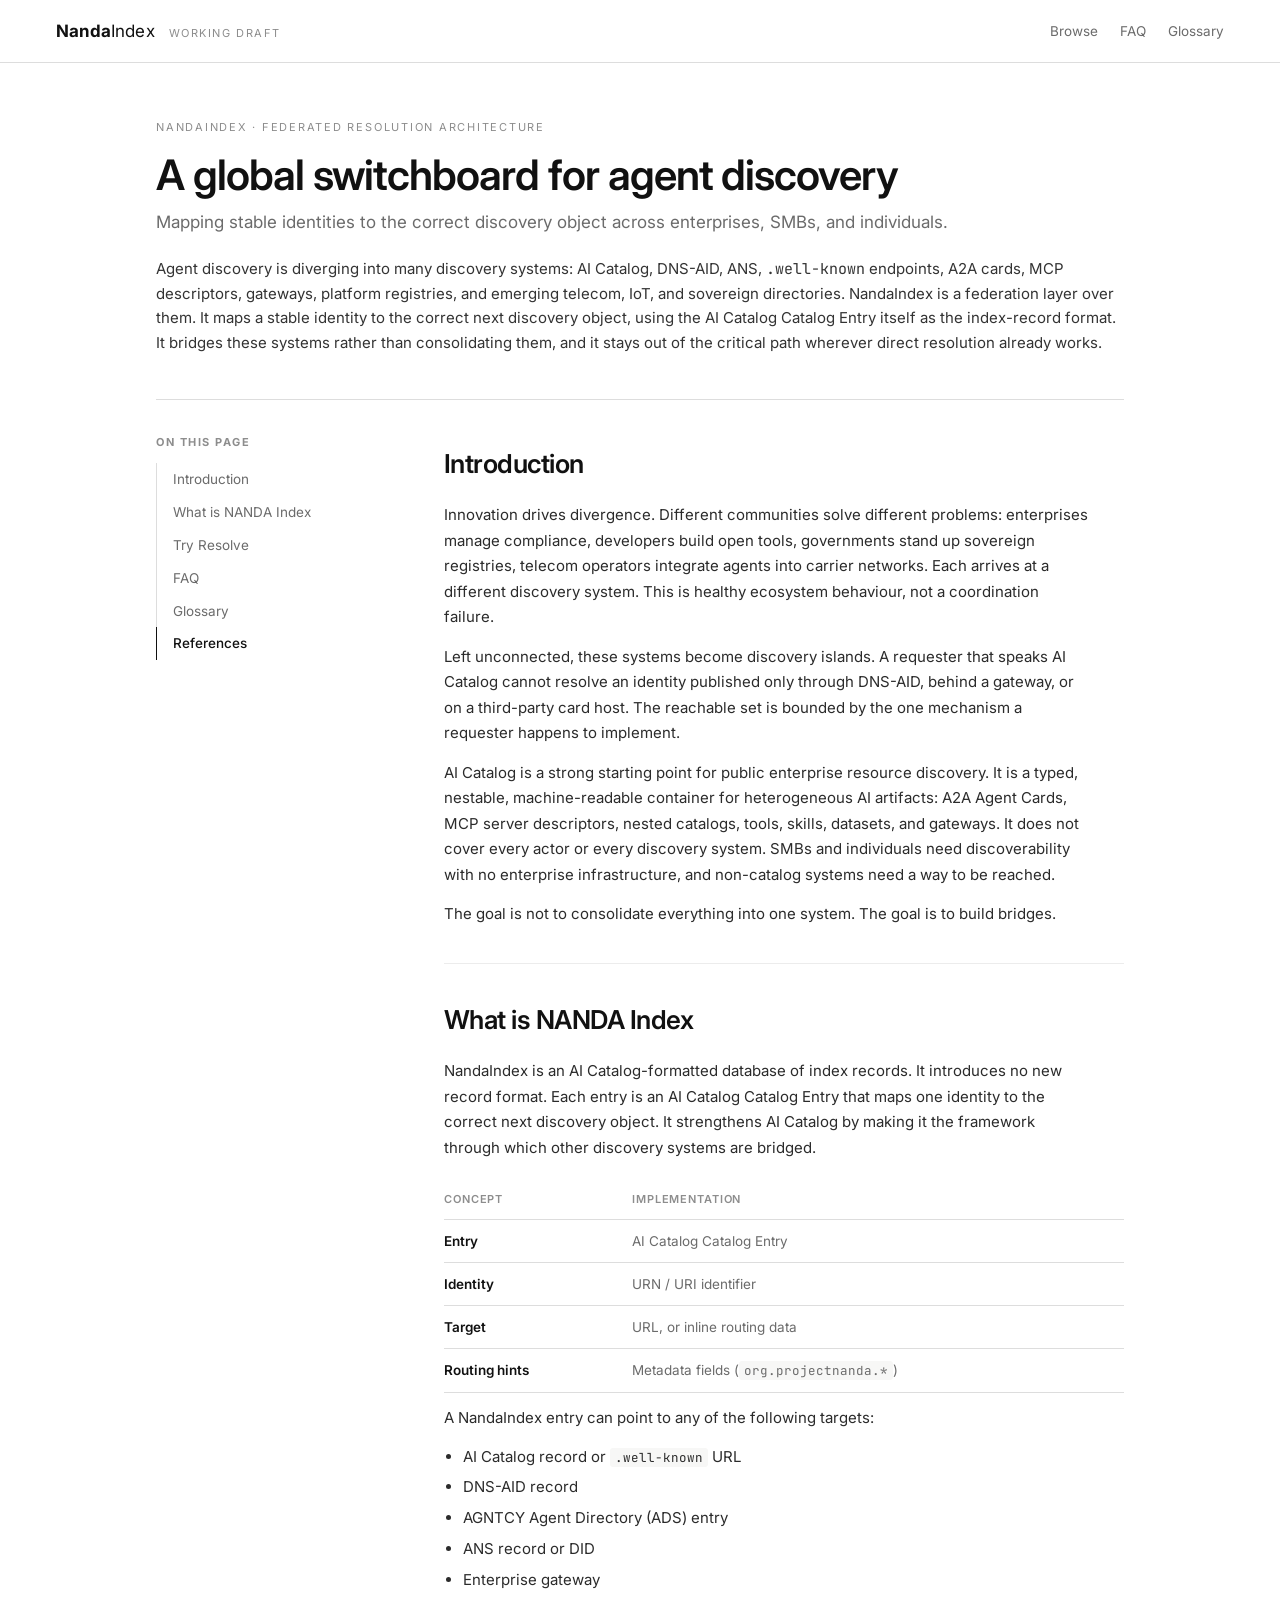
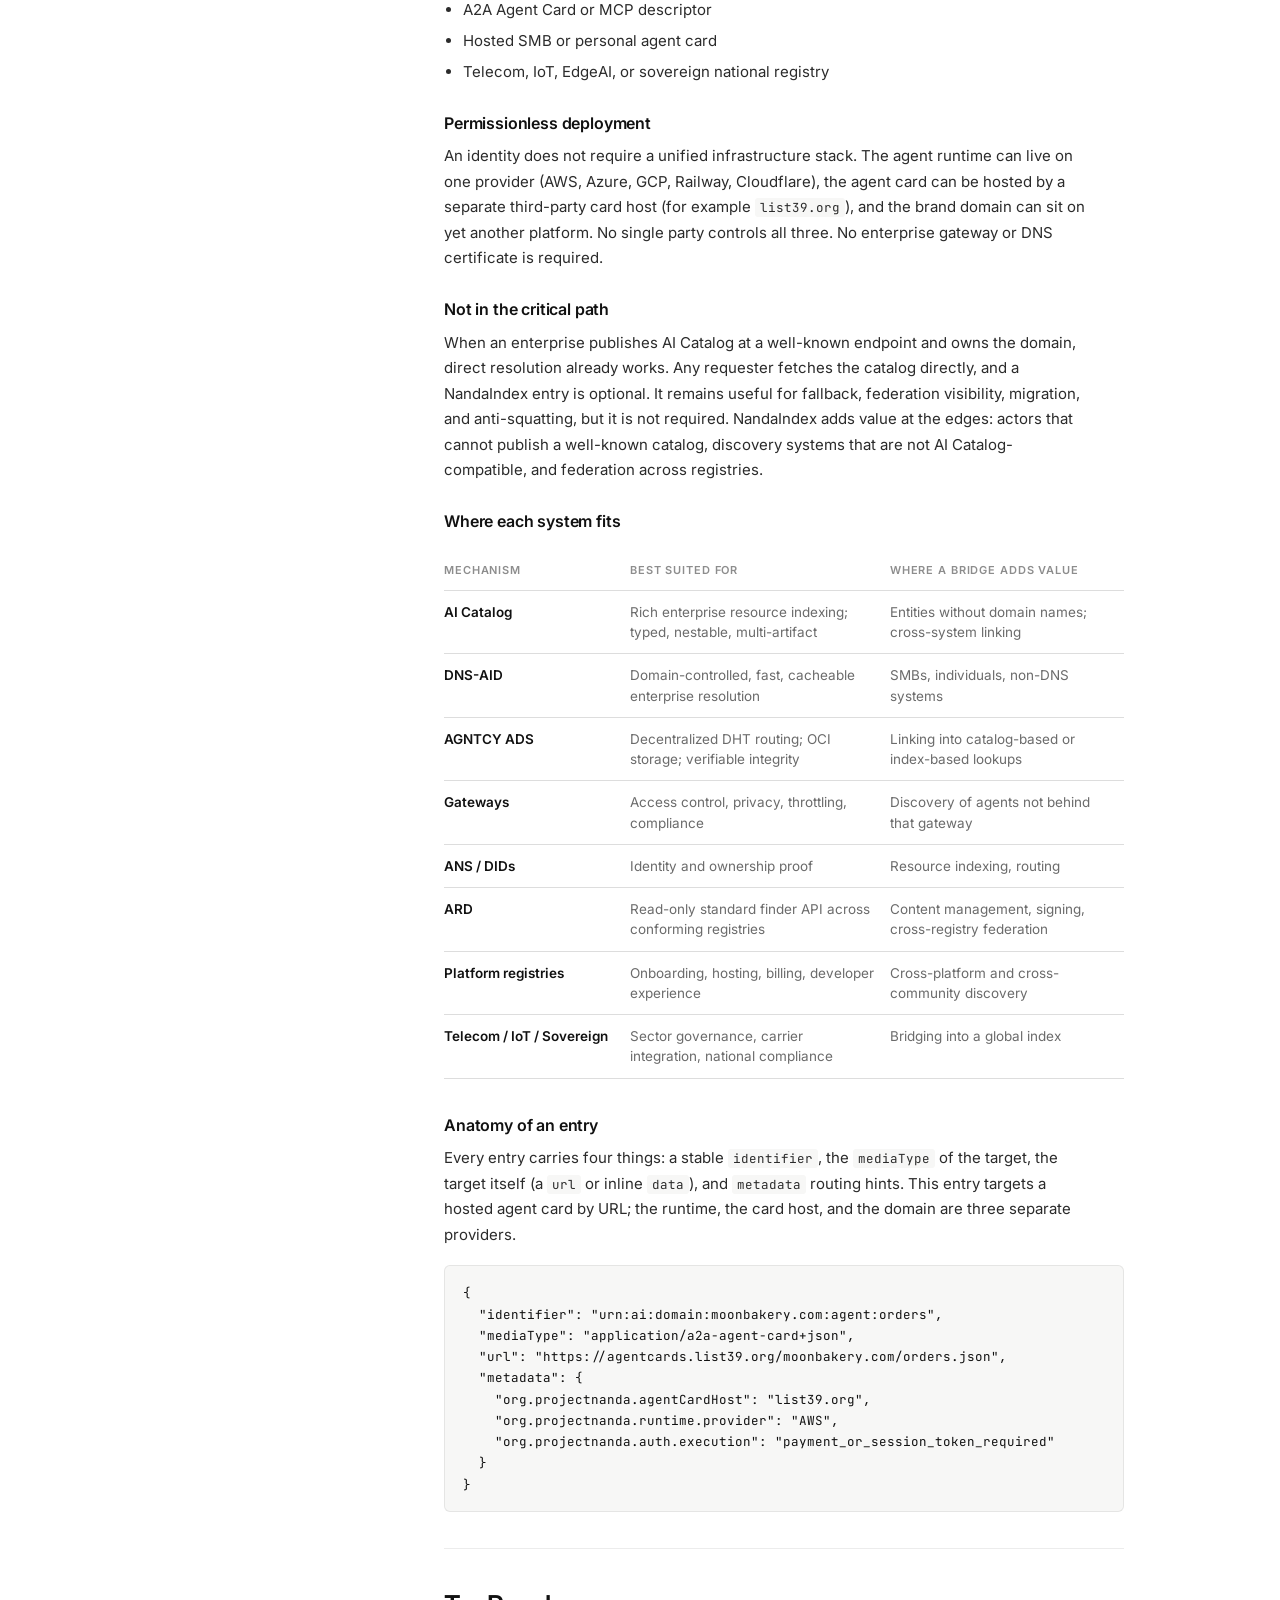
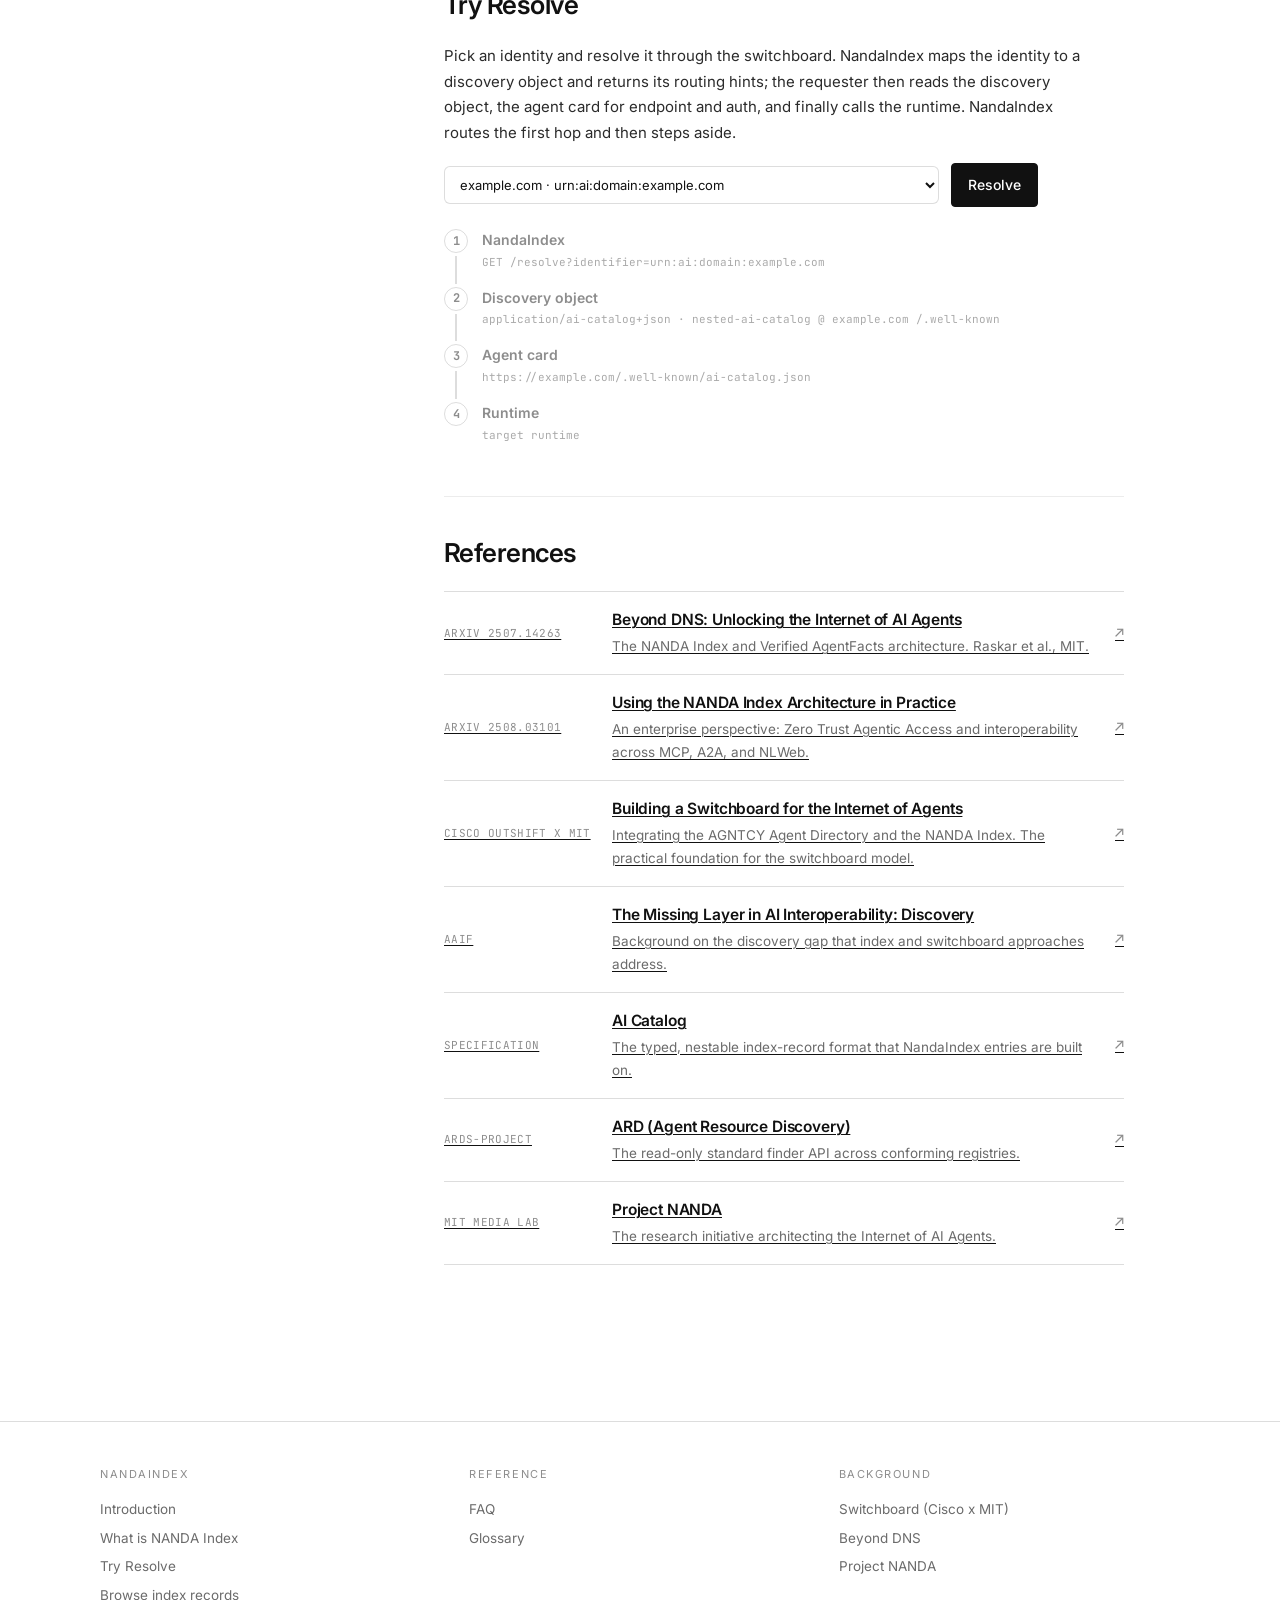
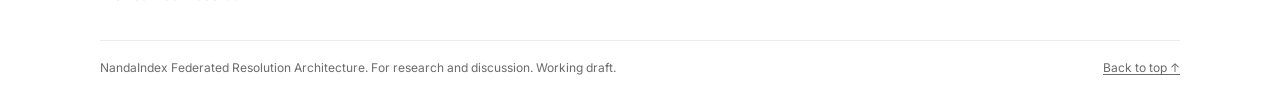
<file: index.html>
<!doctype html>
<html lang="en">
<head>
  <meta charset="utf-8" />
  <meta name="viewport" content="width=device-width, initial-scale=1" />
  <title>NandaIndex · A federated resolution layer for agent discovery</title>
  <meta name="description" content="NandaIndex is a federation layer that maps a stable identity to the correct discovery object, using the AI Catalog entry as its index-record format. It bridges discovery systems rather than consolidating them." />
  <link rel="stylesheet" href="styles.css?v=4" />
</head>
<body>

  <!-- ============ TOPBAR ============ -->
  <header class="topbar">
    <div class="brand">
      <a href="index.html" class="brand-link"><strong>Nanda</strong>Index</a>
      <span class="tag">Working draft</span>
    </div>
    <nav class="navlinks">
      <a href="explore.html">Browse</a>
      <a href="faq.html">FAQ</a>
      <a href="glossary.html">Glossary</a>
    </nav>
  </header>

  <div class="doc-wrap">

    <!-- ============ TITLE ============ -->
    <header class="doc-hero">
      <p class="eyebrow">NandaIndex · Federated Resolution Architecture</p>
      <h1>A global switchboard for agent discovery</h1>
      <p class="subtitle">Mapping stable identities to the correct discovery object across enterprises, SMBs, and individuals.</p>
      <p class="abstract">
        Agent discovery is diverging into many discovery systems: AI Catalog, DNS-AID, ANS,
        <code>.well-known</code> endpoints, A2A cards, MCP descriptors, gateways, platform registries,
        and emerging telecom, IoT, and sovereign directories. NandaIndex is a federation layer over
        them. It maps a stable identity to the correct next discovery object, using the AI Catalog
        Catalog Entry itself as the index-record format. It bridges these systems rather than
        consolidating them, and it stays out of the critical path wherever direct resolution already
        works.
      </p>
    </header>

    <div class="doc-layout">

      <!-- ============ SECTION INDEX ============ -->
      <aside class="docnav" aria-label="Contents">
        <p class="docnav-title">On this page</p>
        <ol>
          <li><a href="#intro">Introduction</a></li>
          <li><a href="#what">What is NANDA Index</a></li>
          <li><a href="#resolve">Try Resolve</a></li>
          <li><a href="faq.html">FAQ</a></li>
          <li><a href="glossary.html">Glossary</a></li>
          <li><a href="#references">References</a></li>
        </ol>
      </aside>

      <!-- ============ DOCUMENT BODY ============ -->
      <article class="doc">

        <section id="intro">
          <h2>Introduction</h2>
          <p>
            Innovation drives divergence. Different communities solve different problems: enterprises
            manage compliance, developers build open tools, governments stand up sovereign registries,
            telecom operators integrate agents into carrier networks. Each arrives at a different
            discovery system. This is healthy ecosystem behaviour, not a coordination failure.
          </p>
          <p>
            Left unconnected, these systems become discovery islands. A requester that speaks AI Catalog
            cannot resolve an identity published only through DNS-AID, behind a gateway, or on a
            third-party card host. The reachable set is bounded by the one mechanism a requester happens
            to implement.
          </p>
          <p>
            AI Catalog is a strong starting point for public enterprise resource discovery. It is a
            typed, nestable, machine-readable container for heterogeneous AI artifacts: A2A Agent Cards,
            MCP server descriptors, nested catalogs, tools, skills, datasets, and gateways. It does not
            cover every actor or every discovery system. SMBs and individuals need discoverability with
            no enterprise infrastructure, and non-catalog systems need a way to be reached.
          </p>
          <p>The goal is not to consolidate everything into one system. The goal is to build bridges.</p>
        </section>

        <section id="what">
          <h2>What is NANDA Index</h2>
          <p>
            NandaIndex is an AI Catalog-formatted database of index records. It introduces no new record
            format. Each entry is an AI Catalog Catalog Entry that maps one identity to the correct next
            discovery object. It strengthens AI Catalog by making it the framework through which other
            discovery systems are bridged.
          </p>
          <div class="table-scroll">
            <table class="spec-table">
              <thead><tr><th>Concept</th><th>Implementation</th></tr></thead>
              <tbody>
                <tr><th>Entry</th><td>AI Catalog Catalog Entry</td></tr>
                <tr><th>Identity</th><td>URN / URI identifier</td></tr>
                <tr><th>Target</th><td>URL, or inline routing data</td></tr>
                <tr><th>Routing hints</th><td>Metadata fields (<code>org.projectnanda.*</code>)</td></tr>
              </tbody>
            </table>
          </div>
          <p>A NandaIndex entry can point to any of the following targets:</p>
          <ul>
            <li>AI Catalog record or <code>.well-known</code> URL</li>
            <li>DNS-AID record</li>
            <li>AGNTCY Agent Directory (ADS) entry</li>
            <li>ANS record or DID</li>
            <li>Enterprise gateway</li>
            <li>A2A Agent Card or MCP descriptor</li>
            <li>Hosted SMB or personal agent card</li>
            <li>Telecom, IoT, EdgeAI, or sovereign national registry</li>
          </ul>

          <h3>Permissionless deployment</h3>
          <p>
            An identity does not require a unified infrastructure stack. The agent runtime can live on
            one provider (AWS, Azure, GCP, Railway, Cloudflare), the agent card can be hosted by a
            separate third-party card host (for example <code>list39.org</code>), and the brand domain
            can sit on yet another platform. No single party controls all three. No enterprise gateway or
            DNS certificate is required.
          </p>

          <h3>Not in the critical path</h3>
          <p>
            When an enterprise publishes AI Catalog at a well-known endpoint and owns the domain, direct
            resolution already works. Any requester fetches the catalog directly, and a NandaIndex entry
            is optional. It remains useful for fallback, federation visibility, migration, and
            anti-squatting, but it is not required. NandaIndex adds value at the edges: actors that
            cannot publish a well-known catalog, discovery systems that are not AI Catalog-compatible,
            and federation across registries.
          </p>

          <h3>Where each system fits</h3>
          <div class="table-scroll">
            <table class="spec-table">
              <thead>
                <tr><th>Mechanism</th><th>Best suited for</th><th>Where a bridge adds value</th></tr>
              </thead>
              <tbody>
                <tr><th>AI Catalog</th><td>Rich enterprise resource indexing; typed, nestable, multi-artifact</td><td>Entities without domain names; cross-system linking</td></tr>
                <tr><th>DNS-AID</th><td>Domain-controlled, fast, cacheable enterprise resolution</td><td>SMBs, individuals, non-DNS systems</td></tr>
                <tr><th>AGNTCY ADS</th><td>Decentralized DHT routing; OCI storage; verifiable integrity</td><td>Linking into catalog-based or index-based lookups</td></tr>
                <tr><th>Gateways</th><td>Access control, privacy, throttling, compliance</td><td>Discovery of agents not behind that gateway</td></tr>
                <tr><th>ANS / DIDs</th><td>Identity and ownership proof</td><td>Resource indexing, routing</td></tr>
                <tr><th>ARD</th><td>Read-only standard finder API across conforming registries</td><td>Content management, signing, cross-registry federation</td></tr>
                <tr><th>Platform registries</th><td>Onboarding, hosting, billing, developer experience</td><td>Cross-platform and cross-community discovery</td></tr>
                <tr><th>Telecom / IoT / Sovereign</th><td>Sector governance, carrier integration, national compliance</td><td>Bridging into a global index</td></tr>
              </tbody>
            </table>
          </div>

          <h3>Anatomy of an entry</h3>
          <p>
            Every entry carries four things: a stable <code>identifier</code>, the <code>mediaType</code>
            of the target, the target itself (a <code>url</code> or inline <code>data</code>), and
            <code>metadata</code> routing hints. This entry targets a hosted agent card by URL; the
            runtime, the card host, and the domain are three separate providers.
          </p>
          <pre class="codeblock">{
  "identifier": "urn:ai:domain:moonbakery.com:agent:orders",
  "mediaType": "application/a2a-agent-card+json",
  "url": "https://agentcards.list39.org/moonbakery.com/orders.json",
  "metadata": {
    "org.projectnanda.agentCardHost": "list39.org",
    "org.projectnanda.runtime.provider": "AWS",
    "org.projectnanda.auth.execution": "payment_or_session_token_required"
  }
}</pre>
        </section>

        <section id="resolve">
          <h2>Try Resolve</h2>
          <p>
            Pick an identity and resolve it through the switchboard. NandaIndex maps the identity to a
            discovery object and returns its routing hints; the requester then reads the discovery
            object, the agent card for endpoint and auth, and finally calls the runtime. NandaIndex
            routes the first hop and then steps aside.
          </p>
          <div class="rsv-controls">
            <select class="rsv-select" id="rsvSelect" aria-label="Choose an identity to resolve"></select>
            <button class="btn primary" id="rsvBtn" type="button">Resolve</button>
          </div>
          <ol class="rsv-trace" id="rsvTrace"></ol>
        </section>

        <section id="references">
          <h2>References</h2>
          <div class="linkrows">
            <a class="linkrow" href="https://arxiv.org/abs/2507.14263" target="_blank" rel="noopener">
              <span class="lr-kind">arXiv 2507.14263</span>
              <span class="lr-main"><h3>Beyond DNS: Unlocking the Internet of AI Agents</h3><p>The NANDA Index and Verified AgentFacts architecture. Raskar et al., MIT.</p></span>
              <span class="lr-arrow">↗</span>
            </a>
            <a class="linkrow" href="https://arxiv.org/abs/2508.03101" target="_blank" rel="noopener">
              <span class="lr-kind">arXiv 2508.03101</span>
              <span class="lr-main"><h3>Using the NANDA Index Architecture in Practice</h3><p>An enterprise perspective: Zero Trust Agentic Access and interoperability across MCP, A2A, and NLWeb.</p></span>
              <span class="lr-arrow">↗</span>
            </a>
            <a class="linkrow" href="https://outshift.cisco.com/blog/ai-ml/outshift-mit-agentic-web" target="_blank" rel="noopener">
              <span class="lr-kind">Cisco Outshift x MIT</span>
              <span class="lr-main"><h3>Building a Switchboard for the Internet of Agents</h3><p>Integrating the AGNTCY Agent Directory and the NANDA Index. The practical foundation for the switchboard model.</p></span>
              <span class="lr-arrow">↗</span>
            </a>
            <a class="linkrow" href="https://aaif.io/blog/the-missing-layer-in-ai-interoperability-discovery/" target="_blank" rel="noopener">
              <span class="lr-kind">AAIF</span>
              <span class="lr-main"><h3>The Missing Layer in AI Interoperability: Discovery</h3><p>Background on the discovery gap that index and switchboard approaches address.</p></span>
              <span class="lr-arrow">↗</span>
            </a>
            <a class="linkrow" href="https://agent-card.github.io/ai-catalog/" target="_blank" rel="noopener">
              <span class="lr-kind">Specification</span>
              <span class="lr-main"><h3>AI Catalog</h3><p>The typed, nestable index-record format that NandaIndex entries are built on.</p></span>
              <span class="lr-arrow">↗</span>
            </a>
            <a class="linkrow" href="https://github.com/ards-project/docs" target="_blank" rel="noopener">
              <span class="lr-kind">ards-project</span>
              <span class="lr-main"><h3>ARD (Agent Resource Discovery)</h3><p>The read-only standard finder API across conforming registries.</p></span>
              <span class="lr-arrow">↗</span>
            </a>
            <a class="linkrow" href="https://projectnanda.org" target="_blank" rel="noopener">
              <span class="lr-kind">MIT Media Lab</span>
              <span class="lr-main"><h3>Project NANDA</h3><p>The research initiative architecting the Internet of AI Agents.</p></span>
              <span class="lr-arrow">↗</span>
            </a>
          </div>
        </section>

      </article>
    </div>
  </div>

  <!-- ============ FOOTER ============ -->
  <footer class="site-footer">
    <div class="foot-cols">
      <div class="foot-col">
        <p class="foot-h">NandaIndex</p>
        <a href="index.html#intro">Introduction</a>
        <a href="index.html#what">What is NANDA Index</a>
        <a href="index.html#resolve">Try Resolve</a>
        <a href="explore.html">Browse index records</a>
      </div>
      <div class="foot-col">
        <p class="foot-h">Reference</p>
        <a href="faq.html">FAQ</a>
        <a href="glossary.html">Glossary</a>
      </div>
      <div class="foot-col">
        <p class="foot-h">Background</p>
        <a href="https://outshift.cisco.com/blog/ai-ml/outshift-mit-agentic-web" target="_blank" rel="noopener">Switchboard (Cisco x MIT)</a>
        <a href="https://arxiv.org/abs/2507.14263" target="_blank" rel="noopener">Beyond DNS</a>
        <a href="https://projectnanda.org" target="_blank" rel="noopener">Project NANDA</a>
      </div>
    </div>
    <div class="foot-base">
      <span>NandaIndex Federated Resolution Architecture. For research and discussion. Working draft.</span>
      <a href="#" class="foot-top">Back to top ↑</a>
    </div>
  </footer>

  <!-- catalog engine provides DATA + HOPS for the Try Resolve widget (init no-ops without a #grid) -->
  <script src="explore.js"></script>
  <script>
    // section-highlight in the contents rail
    (function () {
      var links = Array.prototype.slice.call(document.querySelectorAll('.docnav a'));
      var map = {};
      links.forEach(function (a) {
        var h = a.getAttribute('href');
        if (h && h.charAt(0) === '#') map[h.slice(1)] = a;
      });
      var secs = Array.prototype.slice.call(document.querySelectorAll('.doc section'));
      if (!('IntersectionObserver' in window) || !secs.length) return;
      var io = new IntersectionObserver(function (entries) {
        entries.forEach(function (e) {
          if (!e.isIntersecting) return;
          links.forEach(function (a) { a.classList.remove('current'); });
          var cur = map[e.target.id];
          if (cur) cur.classList.add('current');
        });
      }, { rootMargin: '-20% 0px -70% 0px' });
      secs.forEach(function (s) { io.observe(s); });
    })();

    // interactive Try Resolve trace, driven by the index records
    (function () {
      if (!window.Explore || !window.Explore.DATA) return;
      var DATA = window.Explore.DATA;
      var sel = document.getElementById('rsvSelect');
      var btn = document.getElementById('rsvBtn');
      var trace = document.getElementById('rsvTrace');
      if (!sel || !btn || !trace) return;

      function esc(x) {
        return String(x).replace(/[&<>"]/g, function (c) {
          return { '&': '&amp;', '<': '&lt;', '>': '&gt;', '"': '&quot;' }[c];
        });
      }
      DATA.forEach(function (r, i) {
        var o = document.createElement('option');
        o.value = i; o.textContent = r.name + '  ·  ' + r.identity;
        sel.appendChild(o);
      });
      function steps(r) {
        var role = (r.meta && r.meta['org.projectnanda.resolutionRole']) || (r.caps && r.caps[0]) || '';
        var target = r.url ? r.url : (r.data ? JSON.stringify(r.data) : r.host);
        return [
          { t: 'NandaIndex', io: 'GET /resolve?identifier=' + r.identity },
          { t: 'Discovery object', io: r.mediaType + (role ? '  ·  ' + role : '') + '  @  ' + r.host },
          { t: 'Agent card', io: target },
          { t: 'Runtime', io: (r.region && r.region !== 'n/a') ? r.region + ' runtime' : 'target runtime' },
        ];
      }
      function render(r) {
        var s = steps(r);
        trace.innerHTML = s.map(function (h, i) {
          var last = i === s.length - 1;
          return '<li class="rsv-row" data-i="' + i + '"><div class="rsv-rail"><span class="rsv-n">' +
            (i + 1) + '</span>' + (last ? '' : '<span class="rsv-line"></span>') + '</div>' +
            '<div class="rsv-body"><div class="rsv-title">' + esc(h.t) + '</div>' +
            '<div class="rsv-io">' + esc(h.io) + '</div></div></li>';
        }).join('');
      }
      var timers = [];
      function play() {
        timers.forEach(clearTimeout); timers = [];
        var rows = Array.prototype.slice.call(trace.querySelectorAll('.rsv-row'));
        rows.forEach(function (el) { el.classList.remove('lit'); });
        rows.forEach(function (el, i) { timers.push(setTimeout(function () { el.classList.add('lit'); }, i * 420)); });
      }
      sel.addEventListener('change', function () { render(DATA[+sel.value || 0]); play(); });
      btn.addEventListener('click', play);
      render(DATA[0]);
    })();
  </script>
</body>
</html>
</file>
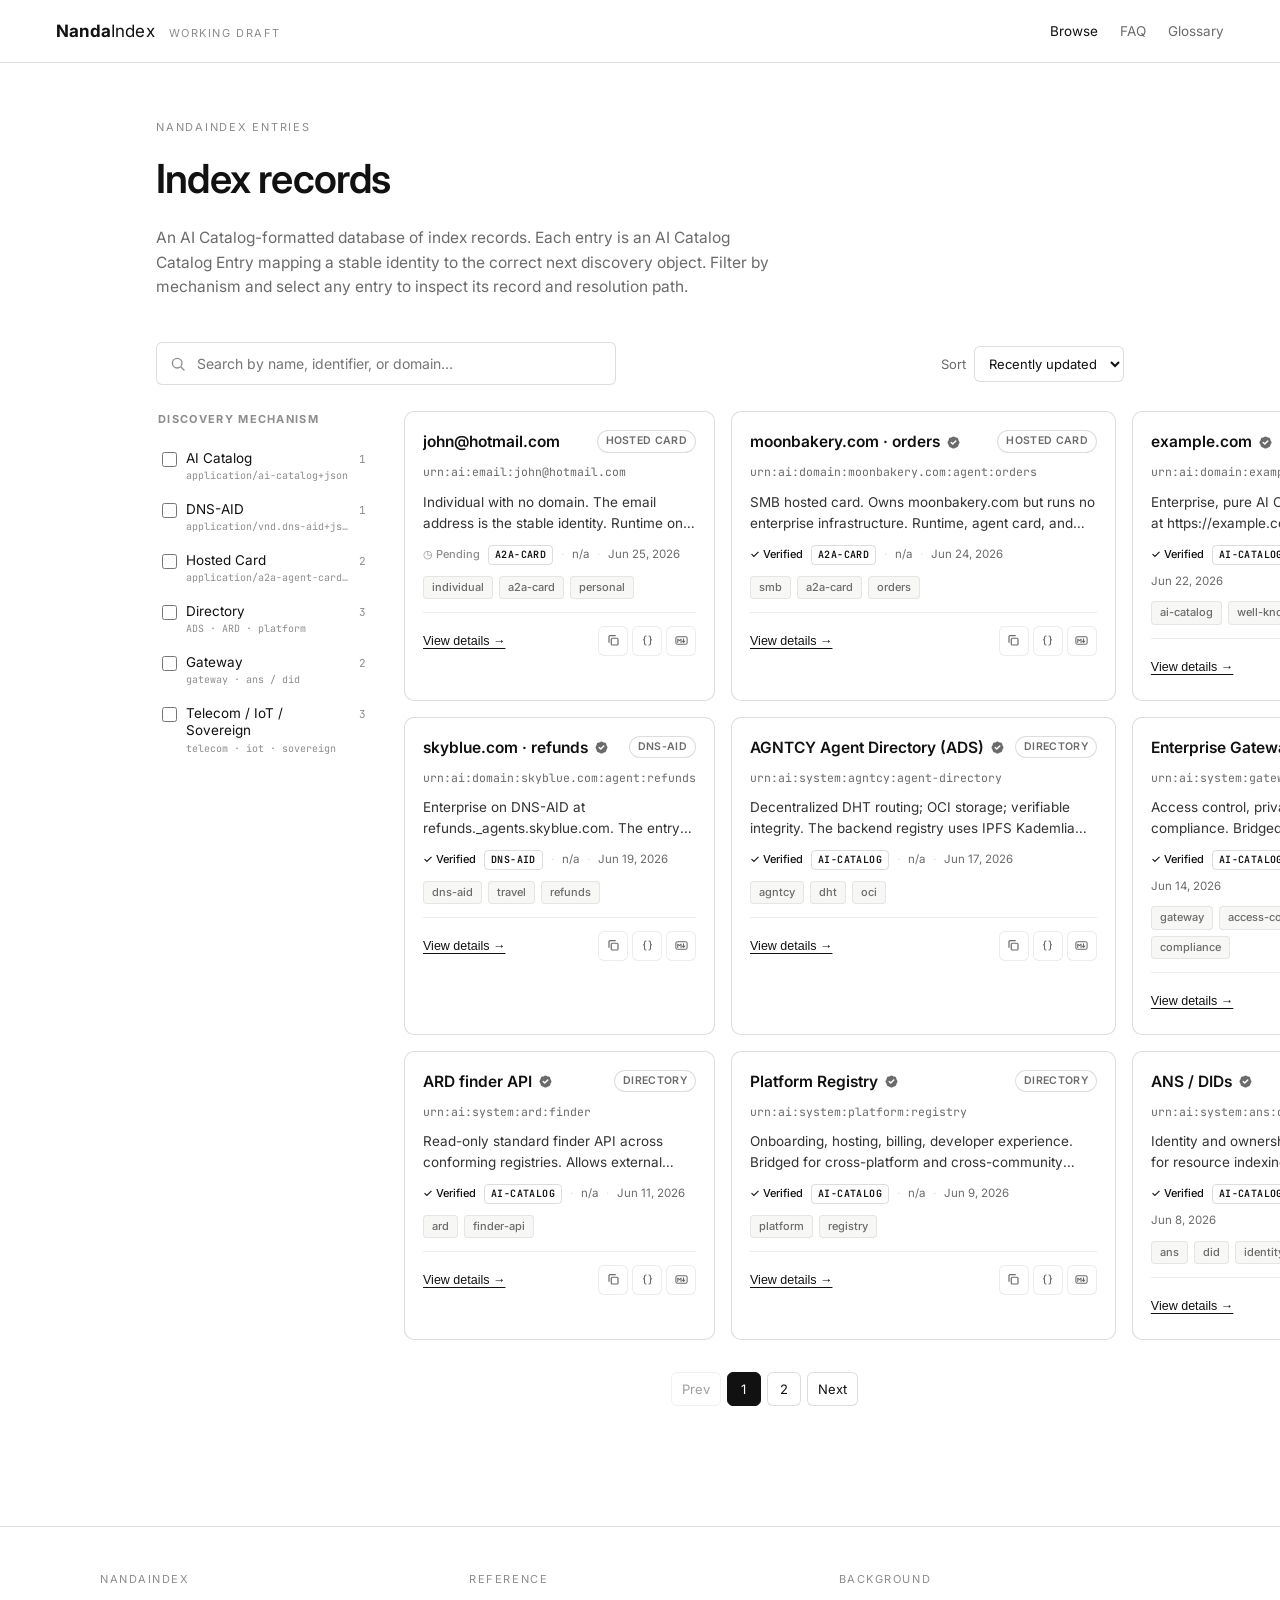
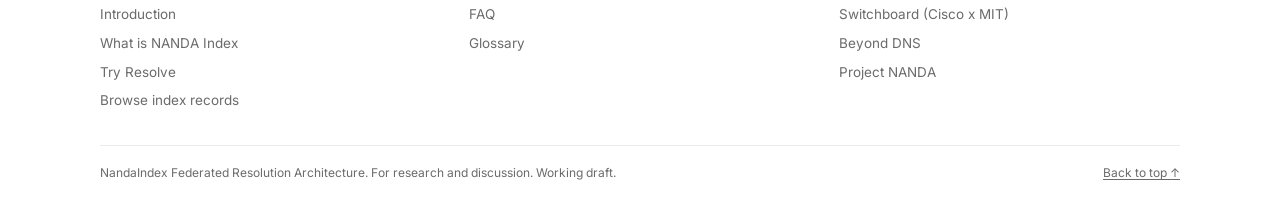
<file: explore.html>
<!doctype html>
<html lang="en">
<head>
  <meta charset="utf-8" />
  <meta name="viewport" content="width=device-width, initial-scale=1" />
  <title>Index records · NandaIndex</title>
  <meta name="description" content="NandaIndex entries: AI Catalog Catalog Entries mapping a stable identity to the correct discovery object. Filter by discovery mechanism and inspect any entry's resolution path." />
  <link rel="stylesheet" href="styles.css?v=4" />
</head>
<body>

  <!-- ============ TOPBAR ============ -->
  <header class="topbar">
    <div class="brand">
      <a href="index.html" class="brand-link"><strong>Nanda</strong>Index</a>
      <span class="tag">Working draft</span>
    </div>
    <nav class="navlinks">
      <a href="explore.html" class="active">Browse</a>
      <a href="faq.html">FAQ</a>
      <a href="glossary.html">Glossary</a>
    </nav>
  </header>

  <main class="explore">
    <header class="explore-head">
      <p class="eyebrow">NandaIndex entries</p>
      <h1>Index records</h1>
      <p class="lede">
        An AI Catalog-formatted database of index records. Each entry is an AI Catalog Catalog Entry
        mapping a stable identity to the correct next discovery object. Filter by mechanism and select
        any entry to inspect its record and resolution path.
      </p>
    </header>

    <div class="explore-bar">
      <div class="explore-search">
        <svg viewBox="0 0 20 20" fill="none" stroke="currentColor" stroke-width="1.7" aria-hidden="true">
          <circle cx="9" cy="9" r="6" /><path d="M14 14l3.5 3.5" stroke-linecap="round" />
        </svg>
        <input id="q" type="search" placeholder="Search by name, identifier, or domain…" autocomplete="off" />
      </div>
      <label class="explore-sort">
        <span>Sort</span>
        <select id="sort">
          <option value="recent">Recently updated</option>
          <option value="name">Name A–Z</option>
          <option value="verified">Verified first</option>
        </select>
      </label>
    </div>

    <div class="explore-body">
      <aside class="cat-menu" id="catMenu" aria-label="Filter by category"></aside>
      <section class="cat-results">
        <div class="card-grid" id="grid"></div>
        <nav class="pager" id="pager" aria-label="Pagination"></nav>
      </section>
    </div>
  </main>

  <!-- ============ FOOTER ============ -->
  <footer class="site-footer">
    <div class="foot-cols">
      <div class="foot-col">
        <p class="foot-h">NandaIndex</p>
        <a href="index.html#intro">Introduction</a>
        <a href="index.html#what">What is NANDA Index</a>
        <a href="index.html#resolve">Try Resolve</a>
        <a href="explore.html">Browse index records</a>
      </div>
      <div class="foot-col">
        <p class="foot-h">Reference</p>
        <a href="faq.html">FAQ</a>
        <a href="glossary.html">Glossary</a>
      </div>
      <div class="foot-col">
        <p class="foot-h">Background</p>
        <a href="https://outshift.cisco.com/blog/ai-ml/outshift-mit-agentic-web" target="_blank" rel="noopener">Switchboard (Cisco x MIT)</a>
        <a href="https://arxiv.org/abs/2507.14263" target="_blank" rel="noopener">Beyond DNS</a>
        <a href="https://projectnanda.org" target="_blank" rel="noopener">Project NANDA</a>
      </div>
    </div>
    <div class="foot-base">
      <span>NandaIndex Federated Resolution Architecture. For research and discussion. Working draft.</span>
      <a href="#" class="foot-top">Back to top ↑</a>
    </div>
  </footer>

  <!-- ============ SLIDE-OUT DETAIL PANEL ============ -->
  <div class="panel-scrim" id="scrim" hidden></div>
  <aside class="slide-panel" id="slidePanel" hidden aria-label="Index record detail"></aside>

  <script src="explore.js"></script>
</body>
</html>
</file>
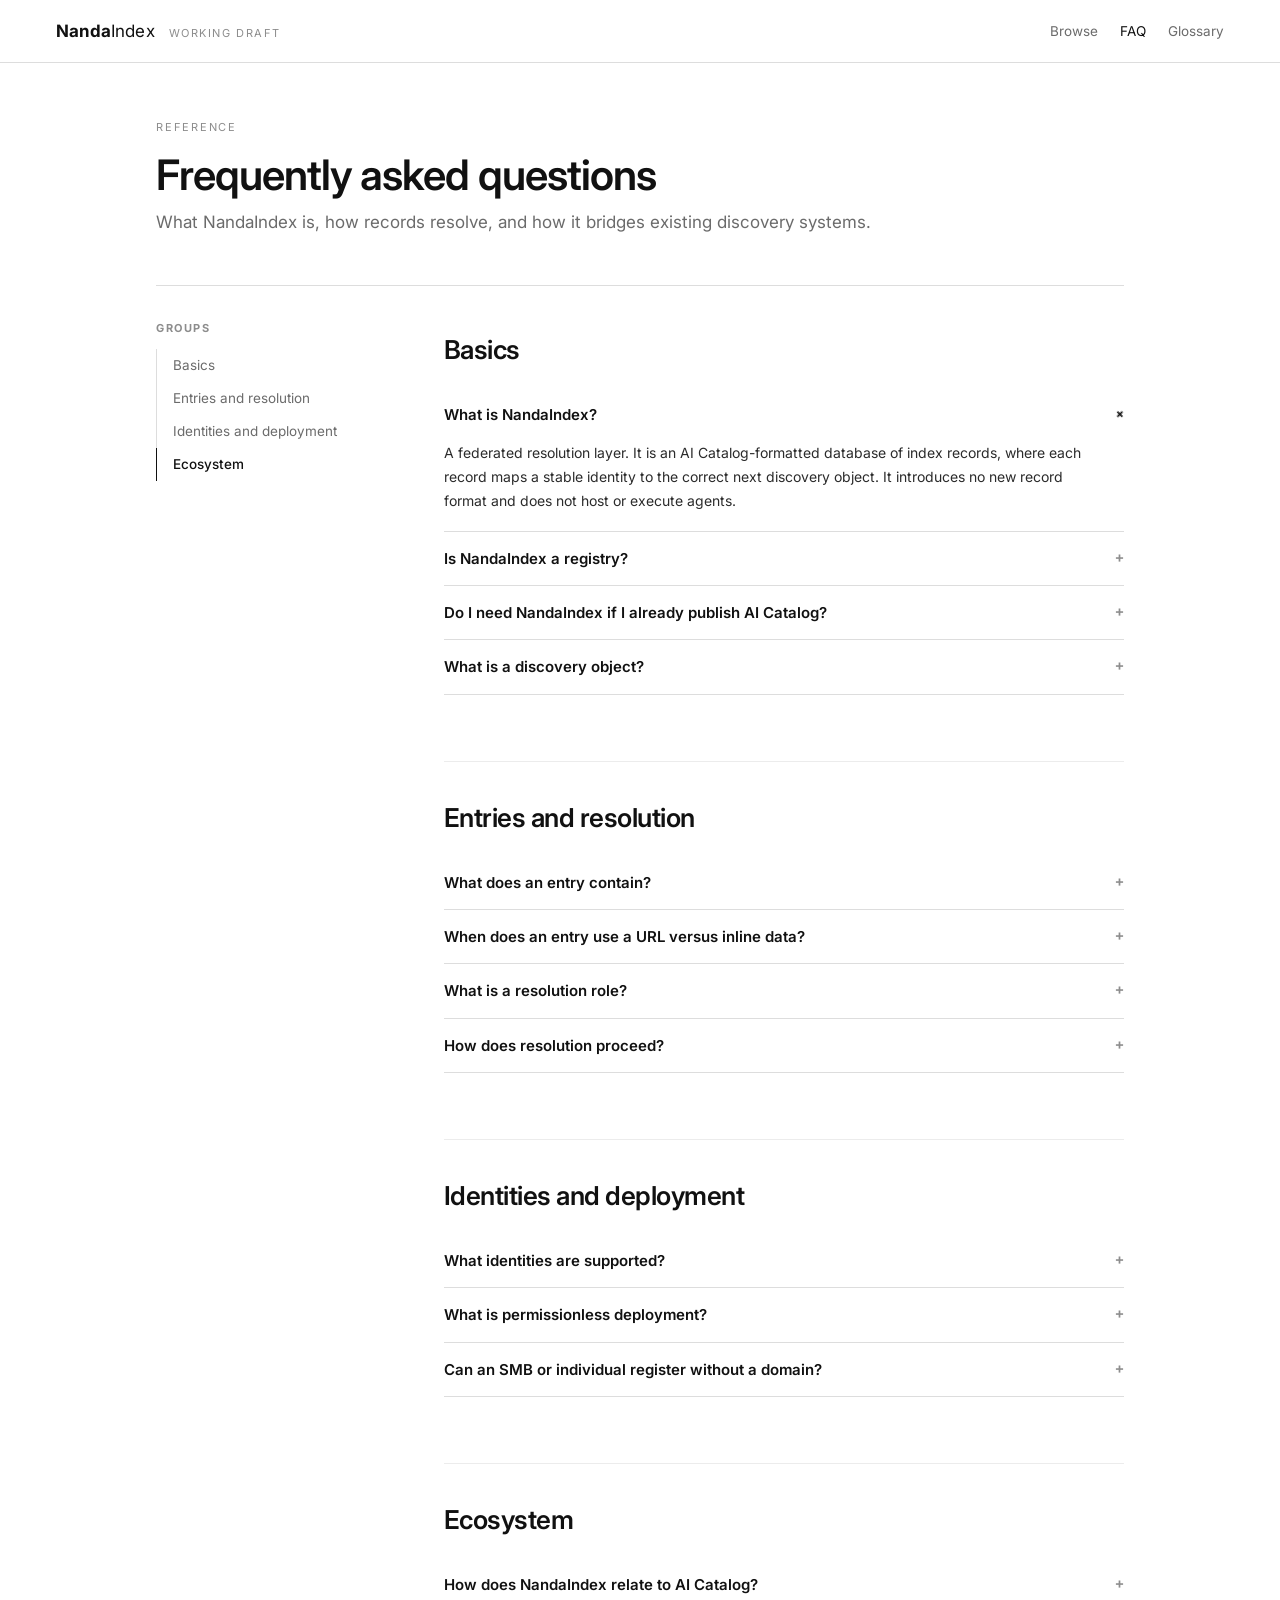
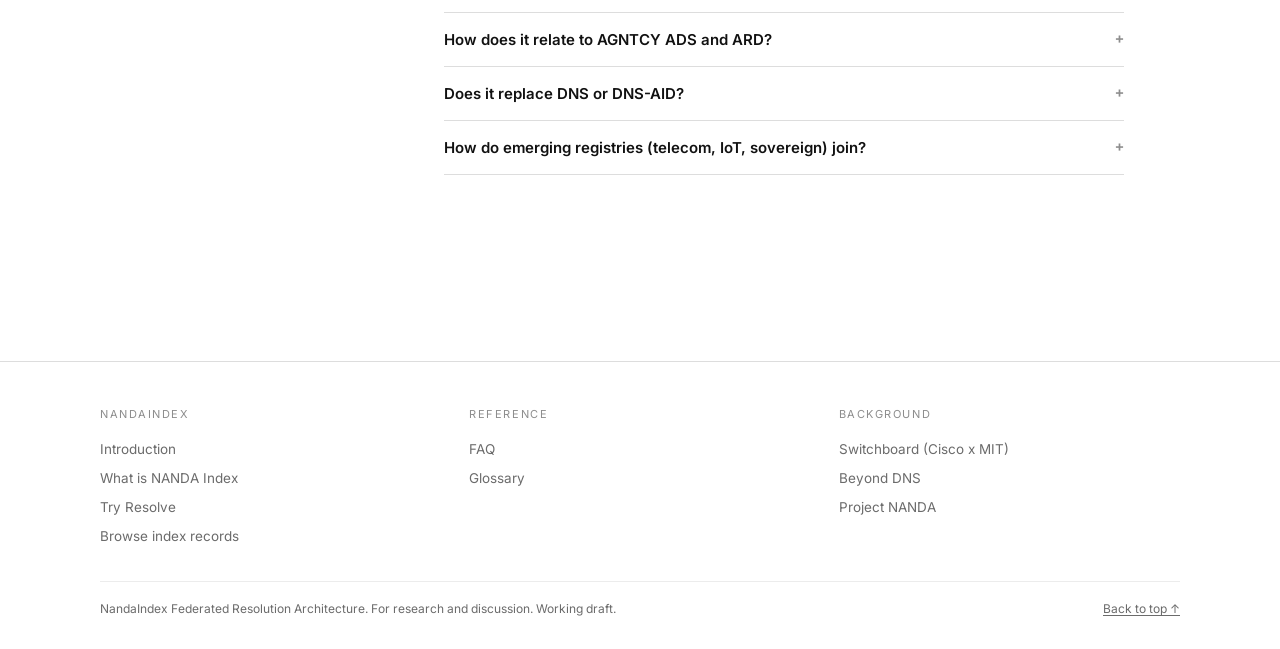
<file: faq.html>
<!doctype html>
<html lang="en">
<head>
  <meta charset="utf-8" />
  <meta name="viewport" content="width=device-width, initial-scale=1" />
  <title>FAQ · NandaIndex</title>
  <meta name="description" content="NandaIndex FAQ: what it is, how index records and resolution work, supported identities, permissionless deployment, and how it relates to AI Catalog, AGNTCY, DNS-AID, and emerging registries." />
  <link rel="stylesheet" href="styles.css?v=4" />
</head>
<body>

  <header class="topbar">
    <div class="brand">
      <a href="index.html" class="brand-link"><strong>Nanda</strong>Index</a>
      <span class="tag">Working draft</span>
    </div>
    <nav class="navlinks">
      <a href="explore.html">Browse</a>
      <a href="faq.html" class="active">FAQ</a>
      <a href="glossary.html">Glossary</a>
    </nav>
  </header>

  <div class="doc-wrap">
    <header class="doc-hero">
      <p class="eyebrow">Reference</p>
      <h1>Frequently asked questions</h1>
      <p class="subtitle">What NandaIndex is, how records resolve, and how it bridges existing discovery systems.</p>
    </header>

    <div class="doc-layout">
      <aside class="docnav" aria-label="Contents">
        <p class="docnav-title">Groups</p>
        <ol>
          <li><a href="#basics">Basics</a></li>
          <li><a href="#entries">Entries and resolution</a></li>
          <li><a href="#identities">Identities and deployment</a></li>
          <li><a href="#ecosystem">Ecosystem</a></li>
        </ol>
      </aside>

      <article class="doc">

        <section id="basics">
          <h2>Basics</h2>
          <div class="faq-group">
            <details class="faq" open>
              <summary>What is NandaIndex?<span class="q-sign">+</span></summary>
              <div class="faq-a"><p>A federated resolution layer. It is an AI Catalog-formatted database of index records, where each record maps a stable identity to the correct next discovery object. It introduces no new record format and does not host or execute agents.</p></div>
            </details>
            <details class="faq">
              <summary>Is NandaIndex a registry?<span class="q-sign">+</span></summary>
              <div class="faq-a"><p>No. A registry holds agent descriptions; NandaIndex holds pointers. An entry resolves an identity to wherever its description already lives, whether that is an AI Catalog, a DNS-AID record, a gateway, an AGNTCY ADS entry, or a hosted agent card.</p></div>
            </details>
            <details class="faq">
              <summary>Do I need NandaIndex if I already publish AI Catalog?<span class="q-sign">+</span></summary>
              <div class="faq-a"><p>Not for direct resolution. When you publish AI Catalog at a well-known endpoint and own the domain, any requester fetches it directly and NandaIndex is not in the critical path. An entry remains useful for fallback, federation visibility, migration, and anti-squatting.</p></div>
            </details>
            <details class="faq">
              <summary>What is a discovery object?<span class="q-sign">+</span></summary>
              <div class="faq-a"><p>The target an identity resolves to: an AI Catalog record or <code>.well-known</code> URL, a DNS-AID record, an AGNTCY ADS entry, an ANS record, an enterprise gateway, an A2A Agent Card or MCP descriptor, a hosted card, or a sector registry.</p></div>
            </details>
          </div>
        </section>

        <section id="entries">
          <h2>Entries and resolution</h2>
          <div class="faq-group">
            <details class="faq">
              <summary>What does an entry contain?<span class="q-sign">+</span></summary>
              <div class="faq-a"><p>Four things: a stable <code>identifier</code> (URN or URI), the <code>mediaType</code> of the target, the target itself as a <code>url</code> or inline <code>data</code>, and <code>metadata</code> routing hints under <code>org.projectnanda.*</code>.</p></div>
            </details>
            <details class="faq">
              <summary>When does an entry use a URL versus inline data?<span class="q-sign">+</span></summary>
              <div class="faq-a"><p>A <code>url</code> is used when the target is fetchable directly, such as a hosted card or a well-known catalog. Inline <code>data</code> is used when resolution hands off to a system that owns the lookup itself, such as a DNS-AID <code>agentDiscoveryName</code>.</p></div>
            </details>
            <details class="faq">
              <summary>What is a resolution role?<span class="q-sign">+</span></summary>
              <div class="faq-a"><p>A metadata hint, <code>org.projectnanda.resolutionRole</code>, that describes how to treat the target. Examples include <code>nested-ai-catalog</code>, <code>dns-aid-pointer</code>, <code>personal-agent-card</code>, and <code>gateway</code>.</p></div>
            </details>
            <details class="faq">
              <summary>How does resolution proceed?<span class="q-sign">+</span></summary>
              <div class="faq-a"><p>NandaIndex maps the identity to a discovery object and returns its routing hints. The requester reads the discovery object, then the agent card for endpoint and auth, then calls the runtime. NandaIndex routes the first hop and then steps aside.</p></div>
            </details>
          </div>
        </section>

        <section id="identities">
          <h2>Identities and deployment</h2>
          <div class="faq-group">
            <details class="faq">
              <summary>What identities are supported?<span class="q-sign">+</span></summary>
              <div class="faq-a"><p>Any stable URN or URI. Domain identities (<code>urn:ai:domain:...</code>), email identities (<code>urn:ai:email:...</code>), and system identities (<code>urn:ai:system:...</code>) are all entries of the same shape.</p></div>
            </details>
            <details class="faq">
              <summary>What is permissionless deployment?<span class="q-sign">+</span></summary>
              <div class="faq-a"><p>An identity does not require a unified infrastructure stack. The runtime, the agent card, and the brand domain can each live with a different provider. No single party controls all three, and no enterprise gateway or DNS certificate is required.</p></div>
            </details>
            <details class="faq">
              <summary>Can an SMB or individual register without a domain?<span class="q-sign">+</span></summary>
              <div class="faq-a"><p>Yes. An individual can use an email identity. An SMB can own a domain but delegate card hosting and runtime to third parties. An entry only needs a stable identity and a target.</p></div>
            </details>
          </div>
        </section>

        <section id="ecosystem">
          <h2>Ecosystem</h2>
          <div class="faq-group">
            <details class="faq">
              <summary>How does NandaIndex relate to AI Catalog?<span class="q-sign">+</span></summary>
              <div class="faq-a"><p>It uses the AI Catalog Catalog Entry as its index-record format and strengthens AI Catalog by making it the framework through which other discovery systems bridge.</p></div>
            </details>
            <details class="faq">
              <summary>How does it relate to AGNTCY ADS and ARD?<span class="q-sign">+</span></summary>
              <div class="faq-a"><p>ADS is a decentralized backend directory; ARD is a read-only finder API over conforming registries. An entry can point at an ADS entry, and ADS exposes an AI Catalog-compatible interface, so the same record is reachable by catalog lookup, ARD search, or NandaIndex resolution.</p></div>
            </details>
            <details class="faq">
              <summary>Does it replace DNS or DNS-AID?<span class="q-sign">+</span></summary>
              <div class="faq-a"><p>No. For domain-controlled, cacheable resolution, DNS-AID stays authoritative. NandaIndex makes the DNS-AID path reachable from the switchboard by pointing to it with inline routing data.</p></div>
            </details>
            <details class="faq">
              <summary>How do emerging registries (telecom, IoT, sovereign) join?<span class="q-sign">+</span></summary>
              <div class="faq-a"><p>Each publishes one entry pointing to its native mechanism. It does not adopt AI Catalog internally and does not change its existing system. The switchboard absorbs the new system without requiring conformance.</p></div>
            </details>
          </div>
        </section>

      </article>
    </div>
  </div>

  <footer class="site-footer">
    <div class="foot-cols">
      <div class="foot-col">
        <p class="foot-h">NandaIndex</p>
        <a href="index.html#intro">Introduction</a>
        <a href="index.html#what">What is NANDA Index</a>
        <a href="index.html#resolve">Try Resolve</a>
        <a href="explore.html">Browse index records</a>
      </div>
      <div class="foot-col">
        <p class="foot-h">Reference</p>
        <a href="faq.html">FAQ</a>
        <a href="glossary.html">Glossary</a>
      </div>
      <div class="foot-col">
        <p class="foot-h">Background</p>
        <a href="https://outshift.cisco.com/blog/ai-ml/outshift-mit-agentic-web" target="_blank" rel="noopener">Switchboard (Cisco x MIT)</a>
        <a href="https://arxiv.org/abs/2507.14263" target="_blank" rel="noopener">Beyond DNS</a>
        <a href="https://projectnanda.org" target="_blank" rel="noopener">Project NANDA</a>
      </div>
    </div>
    <div class="foot-base">
      <span>NandaIndex Federated Resolution Architecture. For research and discussion. Working draft.</span>
      <a href="#" class="foot-top">Back to top ↑</a>
    </div>
  </footer>

  <script>
    (function () {
      var links = Array.prototype.slice.call(document.querySelectorAll('.docnav a'));
      var map = {};
      links.forEach(function (a) { map[a.getAttribute('href').slice(1)] = a; });
      var secs = Array.prototype.slice.call(document.querySelectorAll('.doc section'));
      if (!('IntersectionObserver' in window) || !secs.length) return;
      var io = new IntersectionObserver(function (entries) {
        entries.forEach(function (e) {
          if (!e.isIntersecting) return;
          links.forEach(function (a) { a.classList.remove('current'); });
          var cur = map[e.target.id];
          if (cur) cur.classList.add('current');
        });
      }, { rootMargin: '-20% 0px -70% 0px' });
      secs.forEach(function (s) { io.observe(s); });
    })();
  </script>
</body>
</html>
</file>
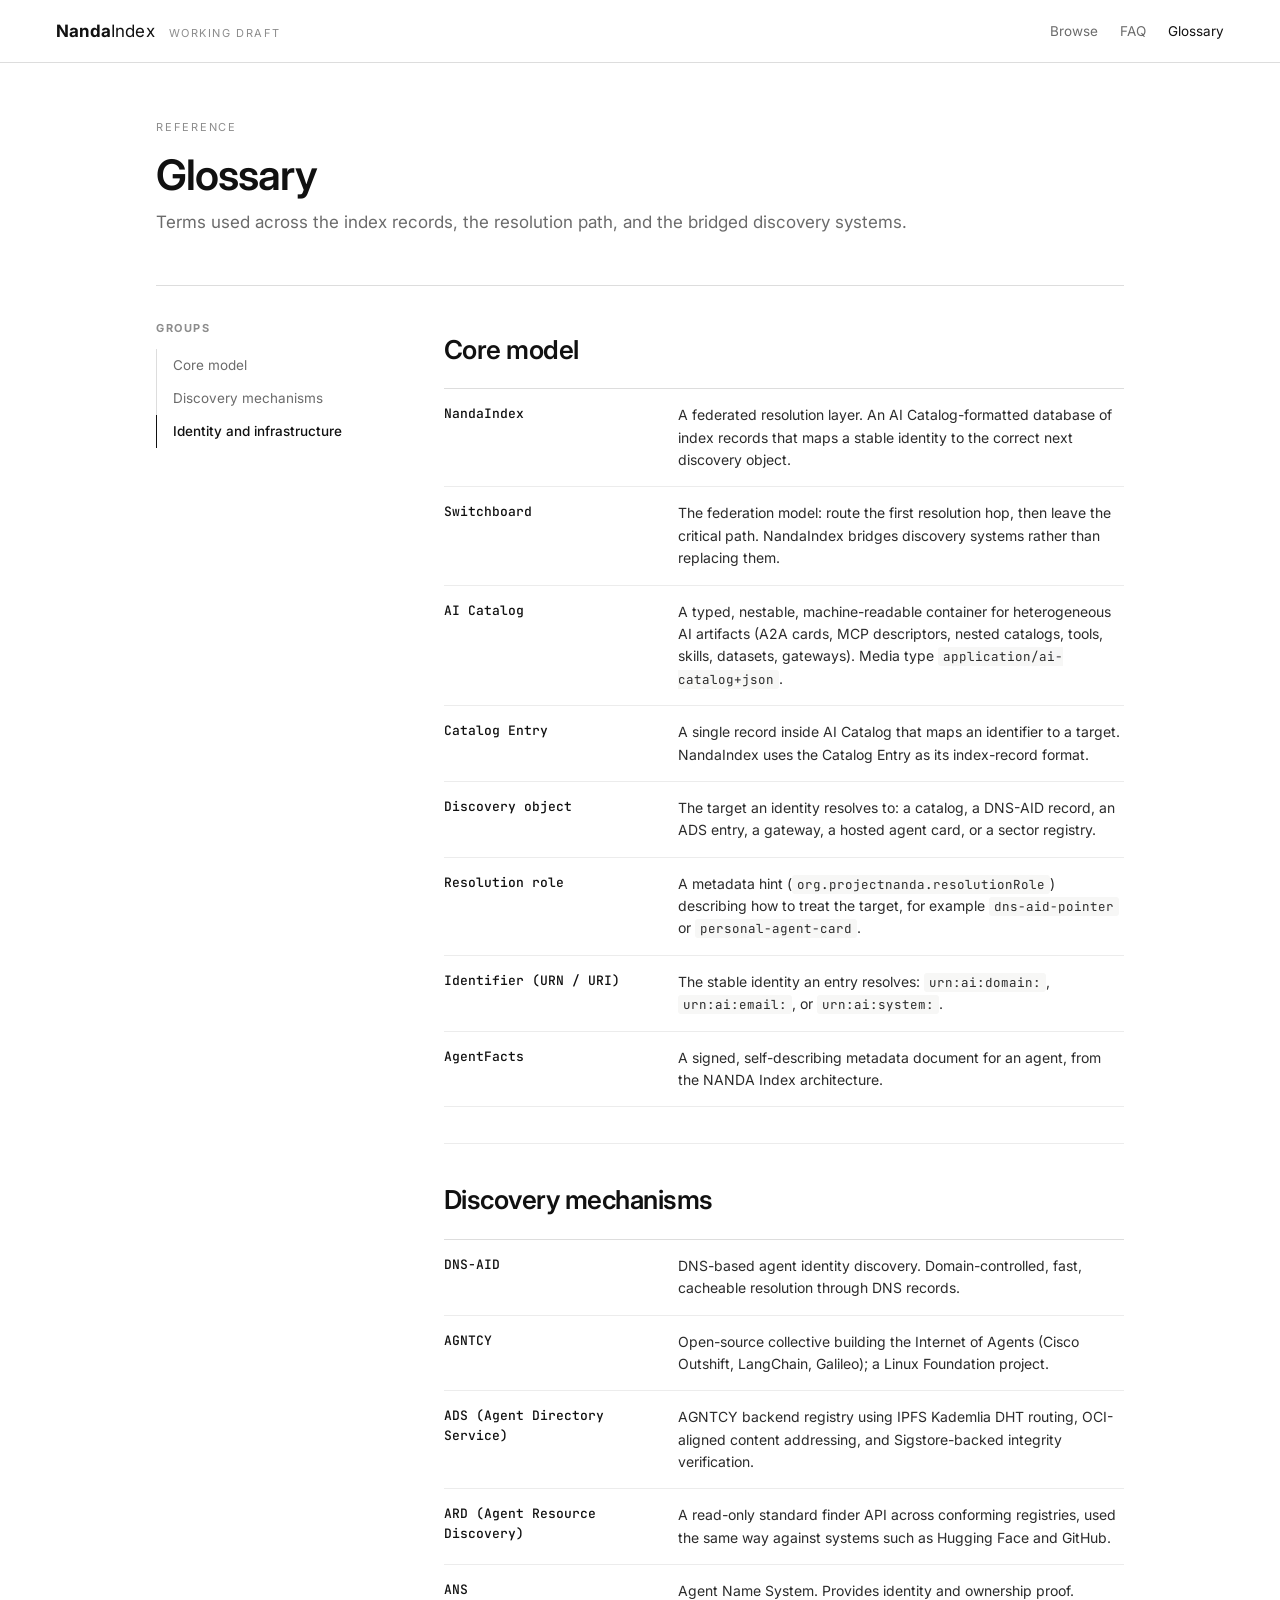
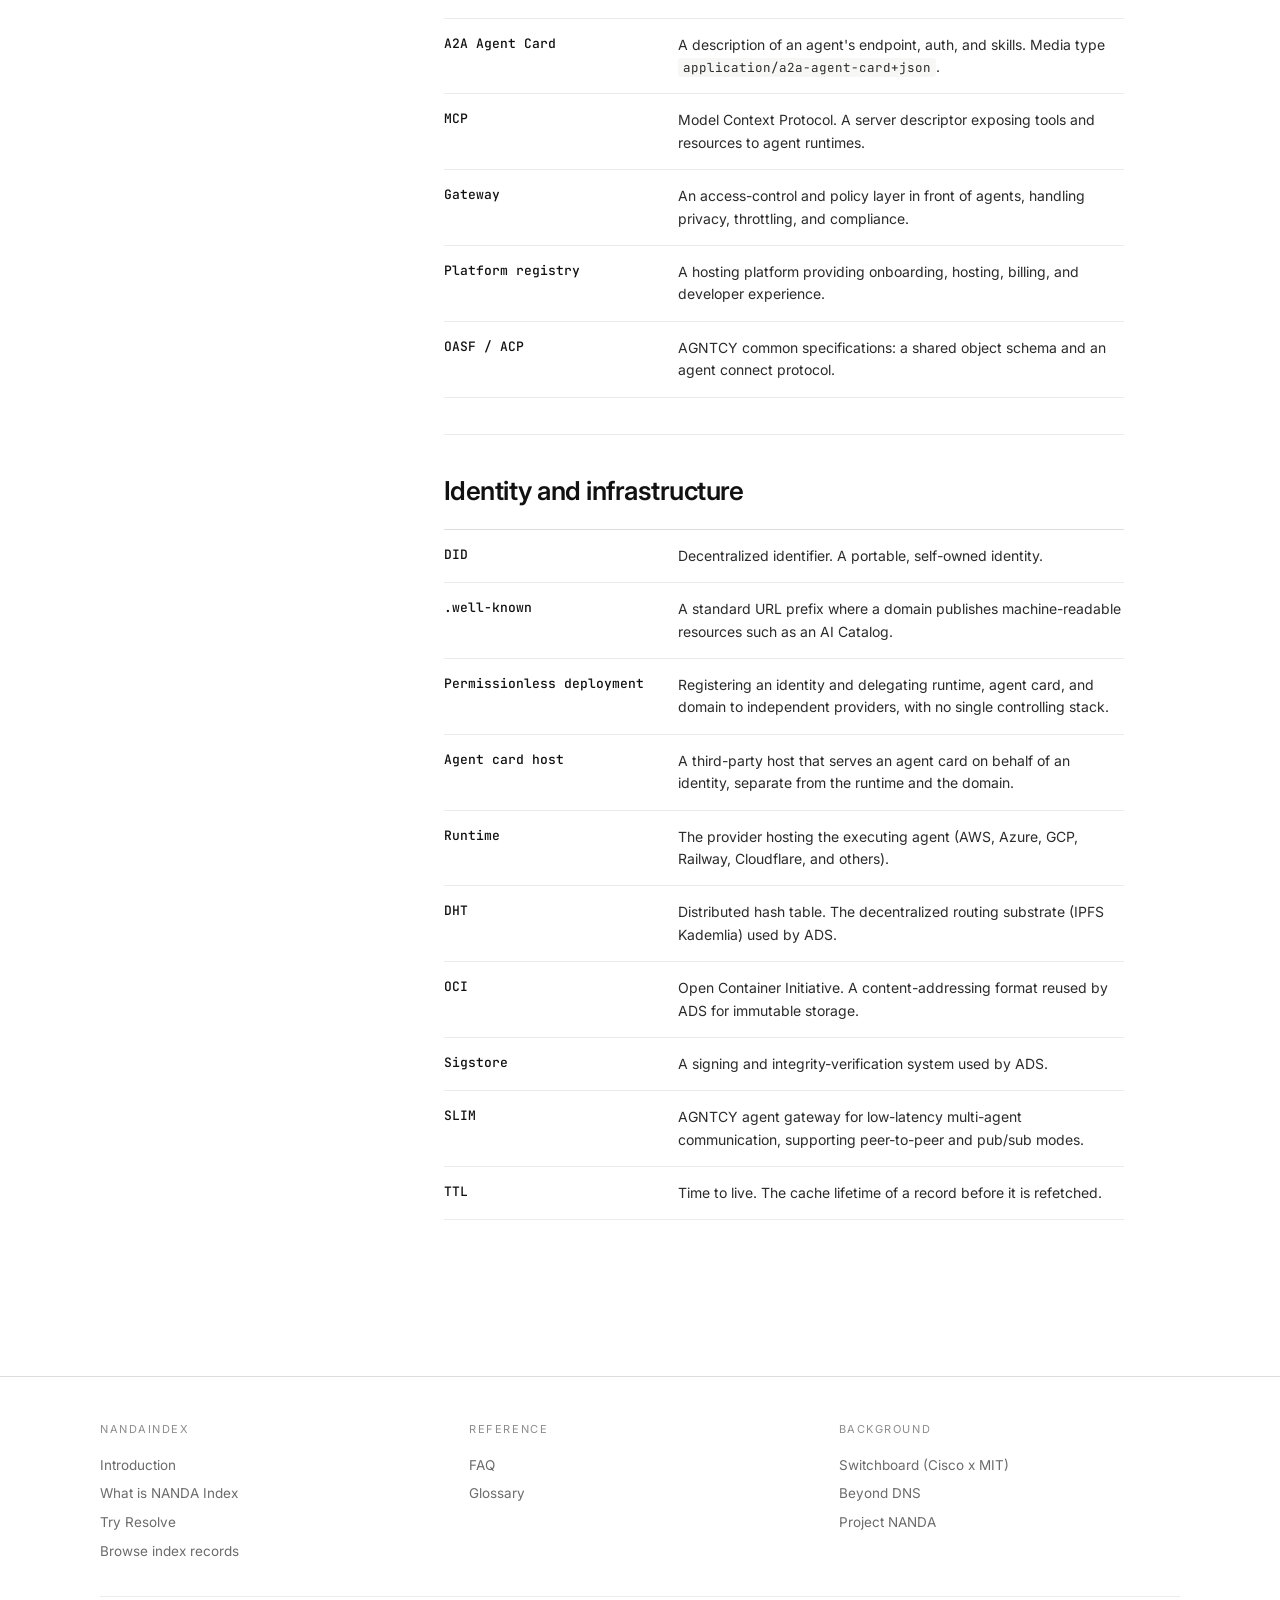
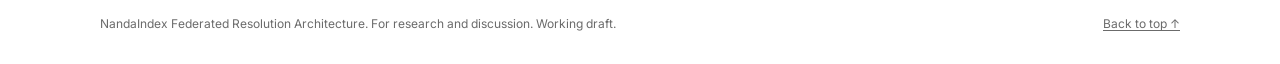
<file: glossary.html>
<!doctype html>
<html lang="en">
<head>
  <meta charset="utf-8" />
  <meta name="viewport" content="width=device-width, initial-scale=1" />
  <title>Glossary · NandaIndex</title>
  <meta name="description" content="NandaIndex glossary: AI Catalog, Catalog Entry, DNS-AID, AGNTCY ADS, ARD, ANS, DID, A2A, MCP, discovery object, resolution role, permissionless deployment, and related terms." />
  <link rel="stylesheet" href="styles.css?v=4" />
</head>
<body>

  <header class="topbar">
    <div class="brand">
      <a href="index.html" class="brand-link"><strong>Nanda</strong>Index</a>
      <span class="tag">Working draft</span>
    </div>
    <nav class="navlinks">
      <a href="explore.html">Browse</a>
      <a href="faq.html">FAQ</a>
      <a href="glossary.html" class="active">Glossary</a>
    </nav>
  </header>

  <div class="doc-wrap">
    <header class="doc-hero">
      <p class="eyebrow">Reference</p>
      <h1>Glossary</h1>
      <p class="subtitle">Terms used across the index records, the resolution path, and the bridged discovery systems.</p>
    </header>

    <div class="doc-layout">
      <aside class="docnav" aria-label="Contents">
        <p class="docnav-title">Groups</p>
        <ol>
          <li><a href="#core">Core model</a></li>
          <li><a href="#mechanisms">Discovery mechanisms</a></li>
          <li><a href="#infra">Identity and infrastructure</a></li>
        </ol>
      </aside>

      <article class="doc">

        <section id="core">
          <h2>Core model</h2>
          <div class="gloss">
            <div class="gloss-row"><div class="gloss-term">NandaIndex</div><div class="gloss-def">A federated resolution layer. An AI Catalog-formatted database of index records that maps a stable identity to the correct next discovery object.</div></div>
            <div class="gloss-row"><div class="gloss-term">Switchboard</div><div class="gloss-def">The federation model: route the first resolution hop, then leave the critical path. NandaIndex bridges discovery systems rather than replacing them.</div></div>
            <div class="gloss-row"><div class="gloss-term">AI Catalog</div><div class="gloss-def">A typed, nestable, machine-readable container for heterogeneous AI artifacts (A2A cards, MCP descriptors, nested catalogs, tools, skills, datasets, gateways). Media type <code>application/ai-catalog+json</code>.</div></div>
            <div class="gloss-row"><div class="gloss-term">Catalog Entry</div><div class="gloss-def">A single record inside AI Catalog that maps an identifier to a target. NandaIndex uses the Catalog Entry as its index-record format.</div></div>
            <div class="gloss-row"><div class="gloss-term">Discovery object</div><div class="gloss-def">The target an identity resolves to: a catalog, a DNS-AID record, an ADS entry, a gateway, a hosted agent card, or a sector registry.</div></div>
            <div class="gloss-row"><div class="gloss-term">Resolution role</div><div class="gloss-def">A metadata hint (<code>org.projectnanda.resolutionRole</code>) describing how to treat the target, for example <code>dns-aid-pointer</code> or <code>personal-agent-card</code>.</div></div>
            <div class="gloss-row"><div class="gloss-term">Identifier (URN / URI)</div><div class="gloss-def">The stable identity an entry resolves: <code>urn:ai:domain:</code>, <code>urn:ai:email:</code>, or <code>urn:ai:system:</code>.</div></div>
            <div class="gloss-row"><div class="gloss-term">AgentFacts</div><div class="gloss-def">A signed, self-describing metadata document for an agent, from the NANDA Index architecture.</div></div>
          </div>
        </section>

        <section id="mechanisms">
          <h2>Discovery mechanisms</h2>
          <div class="gloss">
            <div class="gloss-row"><div class="gloss-term">DNS-AID</div><div class="gloss-def">DNS-based agent identity discovery. Domain-controlled, fast, cacheable resolution through DNS records.</div></div>
            <div class="gloss-row"><div class="gloss-term">AGNTCY</div><div class="gloss-def">Open-source collective building the Internet of Agents (Cisco Outshift, LangChain, Galileo); a Linux Foundation project.</div></div>
            <div class="gloss-row"><div class="gloss-term">ADS (Agent Directory Service)</div><div class="gloss-def">AGNTCY backend registry using IPFS Kademlia DHT routing, OCI-aligned content addressing, and Sigstore-backed integrity verification.</div></div>
            <div class="gloss-row"><div class="gloss-term">ARD (Agent Resource Discovery)</div><div class="gloss-def">A read-only standard finder API across conforming registries, used the same way against systems such as Hugging Face and GitHub.</div></div>
            <div class="gloss-row"><div class="gloss-term">ANS</div><div class="gloss-def">Agent Name System. Provides identity and ownership proof.</div></div>
            <div class="gloss-row"><div class="gloss-term">A2A Agent Card</div><div class="gloss-def">A description of an agent's endpoint, auth, and skills. Media type <code>application/a2a-agent-card+json</code>.</div></div>
            <div class="gloss-row"><div class="gloss-term">MCP</div><div class="gloss-def">Model Context Protocol. A server descriptor exposing tools and resources to agent runtimes.</div></div>
            <div class="gloss-row"><div class="gloss-term">Gateway</div><div class="gloss-def">An access-control and policy layer in front of agents, handling privacy, throttling, and compliance.</div></div>
            <div class="gloss-row"><div class="gloss-term">Platform registry</div><div class="gloss-def">A hosting platform providing onboarding, hosting, billing, and developer experience.</div></div>
            <div class="gloss-row"><div class="gloss-term">OASF / ACP</div><div class="gloss-def">AGNTCY common specifications: a shared object schema and an agent connect protocol.</div></div>
          </div>
        </section>

        <section id="infra">
          <h2>Identity and infrastructure</h2>
          <div class="gloss">
            <div class="gloss-row"><div class="gloss-term">DID</div><div class="gloss-def">Decentralized identifier. A portable, self-owned identity.</div></div>
            <div class="gloss-row"><div class="gloss-term">.well-known</div><div class="gloss-def">A standard URL prefix where a domain publishes machine-readable resources such as an AI Catalog.</div></div>
            <div class="gloss-row"><div class="gloss-term">Permissionless deployment</div><div class="gloss-def">Registering an identity and delegating runtime, agent card, and domain to independent providers, with no single controlling stack.</div></div>
            <div class="gloss-row"><div class="gloss-term">Agent card host</div><div class="gloss-def">A third-party host that serves an agent card on behalf of an identity, separate from the runtime and the domain.</div></div>
            <div class="gloss-row"><div class="gloss-term">Runtime</div><div class="gloss-def">The provider hosting the executing agent (AWS, Azure, GCP, Railway, Cloudflare, and others).</div></div>
            <div class="gloss-row"><div class="gloss-term">DHT</div><div class="gloss-def">Distributed hash table. The decentralized routing substrate (IPFS Kademlia) used by ADS.</div></div>
            <div class="gloss-row"><div class="gloss-term">OCI</div><div class="gloss-def">Open Container Initiative. A content-addressing format reused by ADS for immutable storage.</div></div>
            <div class="gloss-row"><div class="gloss-term">Sigstore</div><div class="gloss-def">A signing and integrity-verification system used by ADS.</div></div>
            <div class="gloss-row"><div class="gloss-term">SLIM</div><div class="gloss-def">AGNTCY agent gateway for low-latency multi-agent communication, supporting peer-to-peer and pub/sub modes.</div></div>
            <div class="gloss-row"><div class="gloss-term">TTL</div><div class="gloss-def">Time to live. The cache lifetime of a record before it is refetched.</div></div>
          </div>
        </section>

      </article>
    </div>
  </div>

  <footer class="site-footer">
    <div class="foot-cols">
      <div class="foot-col">
        <p class="foot-h">NandaIndex</p>
        <a href="index.html#intro">Introduction</a>
        <a href="index.html#what">What is NANDA Index</a>
        <a href="index.html#resolve">Try Resolve</a>
        <a href="explore.html">Browse index records</a>
      </div>
      <div class="foot-col">
        <p class="foot-h">Reference</p>
        <a href="faq.html">FAQ</a>
        <a href="glossary.html">Glossary</a>
      </div>
      <div class="foot-col">
        <p class="foot-h">Background</p>
        <a href="https://outshift.cisco.com/blog/ai-ml/outshift-mit-agentic-web" target="_blank" rel="noopener">Switchboard (Cisco x MIT)</a>
        <a href="https://arxiv.org/abs/2507.14263" target="_blank" rel="noopener">Beyond DNS</a>
        <a href="https://projectnanda.org" target="_blank" rel="noopener">Project NANDA</a>
      </div>
    </div>
    <div class="foot-base">
      <span>NandaIndex Federated Resolution Architecture. For research and discussion. Working draft.</span>
      <a href="#" class="foot-top">Back to top ↑</a>
    </div>
  </footer>

  <script>
    (function () {
      var links = Array.prototype.slice.call(document.querySelectorAll('.docnav a'));
      var map = {};
      links.forEach(function (a) { map[a.getAttribute('href').slice(1)] = a; });
      var secs = Array.prototype.slice.call(document.querySelectorAll('.doc section'));
      if (!('IntersectionObserver' in window) || !secs.length) return;
      var io = new IntersectionObserver(function (entries) {
        entries.forEach(function (e) {
          if (!e.isIntersecting) return;
          links.forEach(function (a) { a.classList.remove('current'); });
          var cur = map[e.target.id];
          if (cur) cur.classList.add('current');
        });
      }, { rootMargin: '-20% 0px -70% 0px' });
      secs.forEach(function (s) { io.observe(s); });
    })();
  </script>
</body>
</html>
</file>
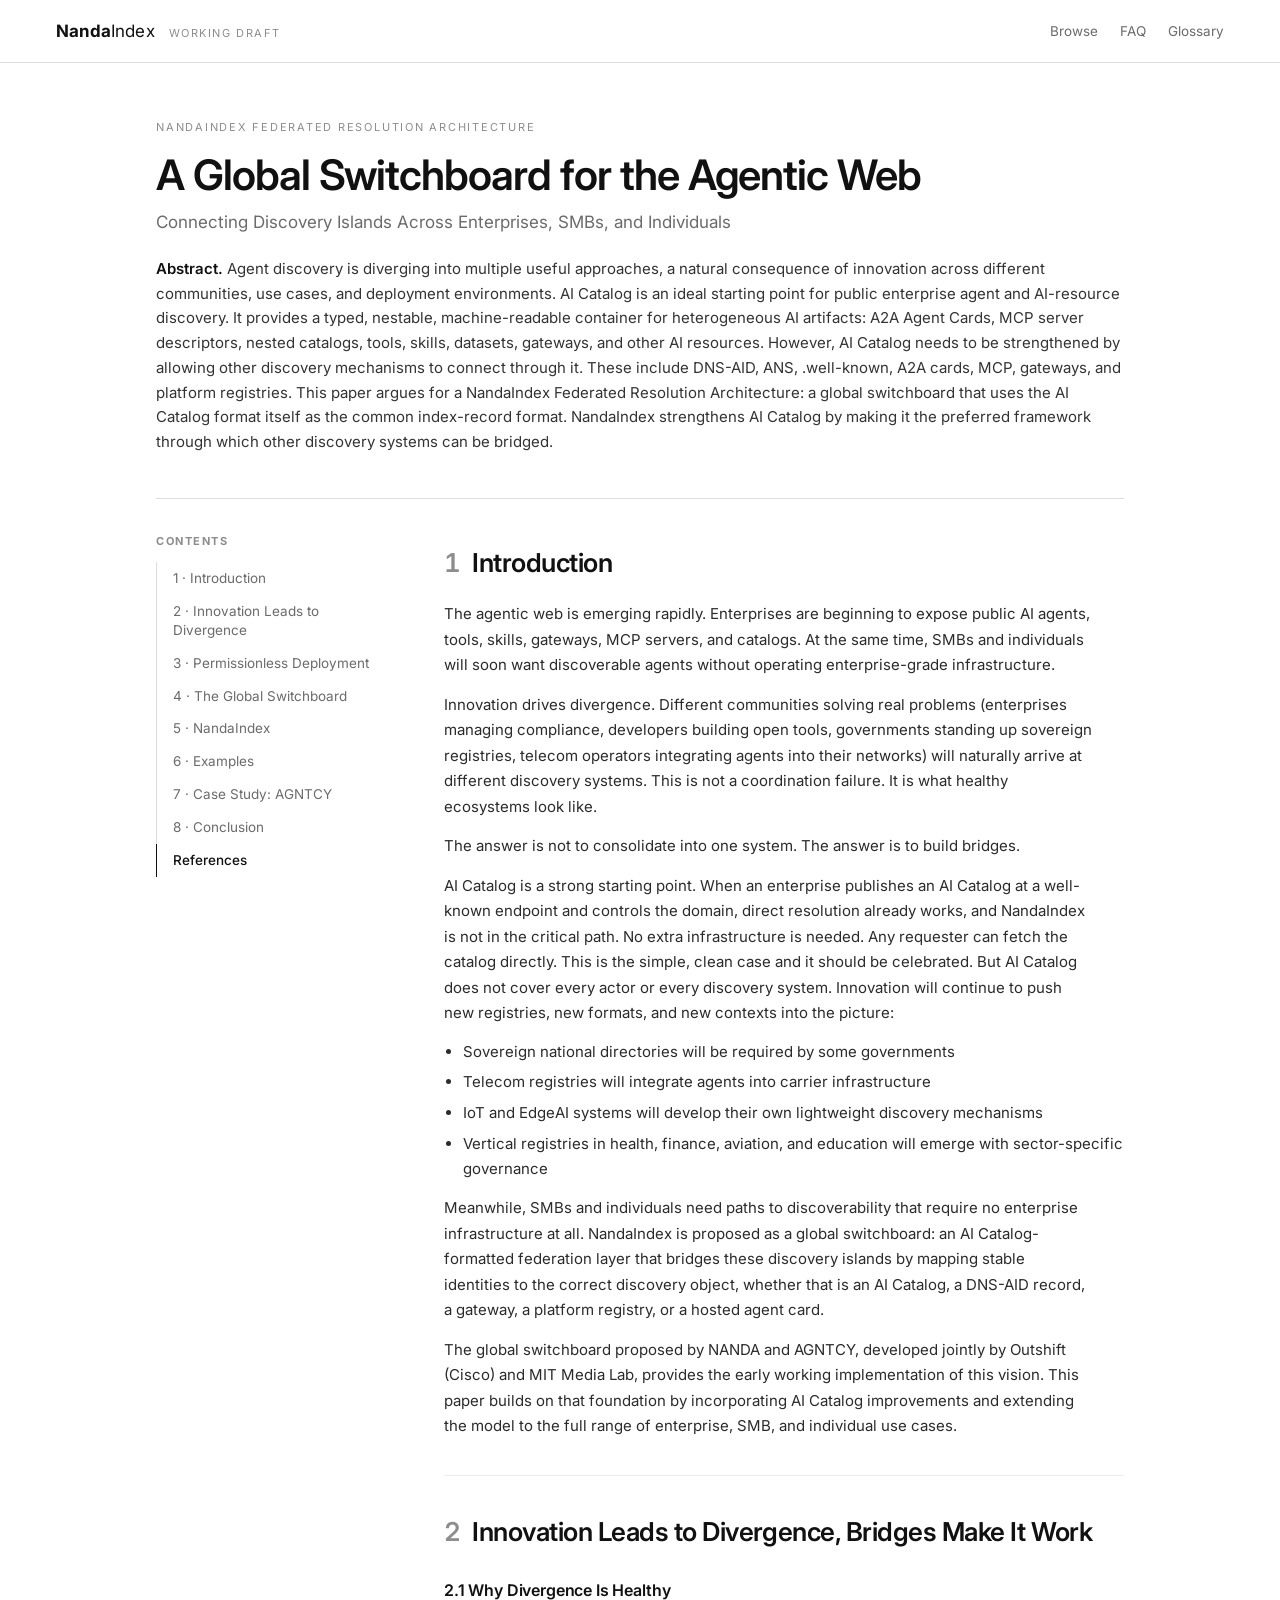
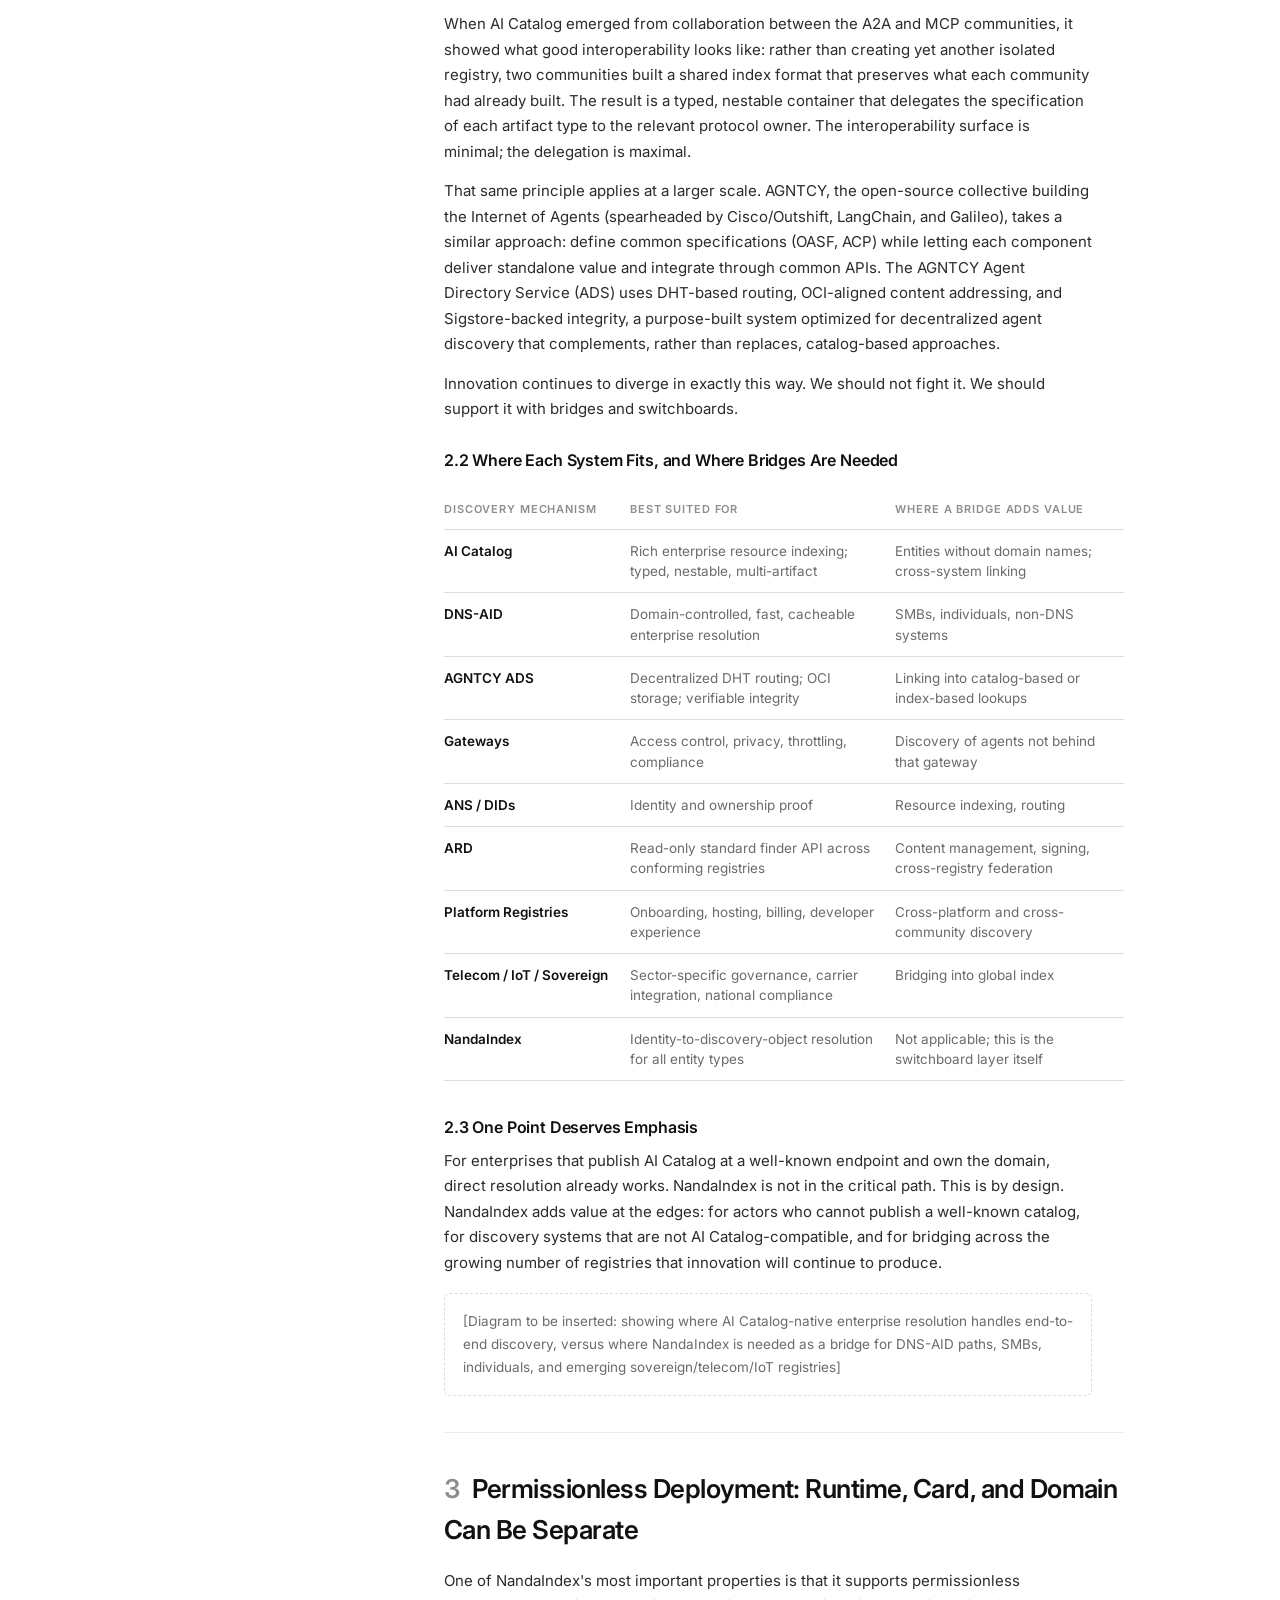
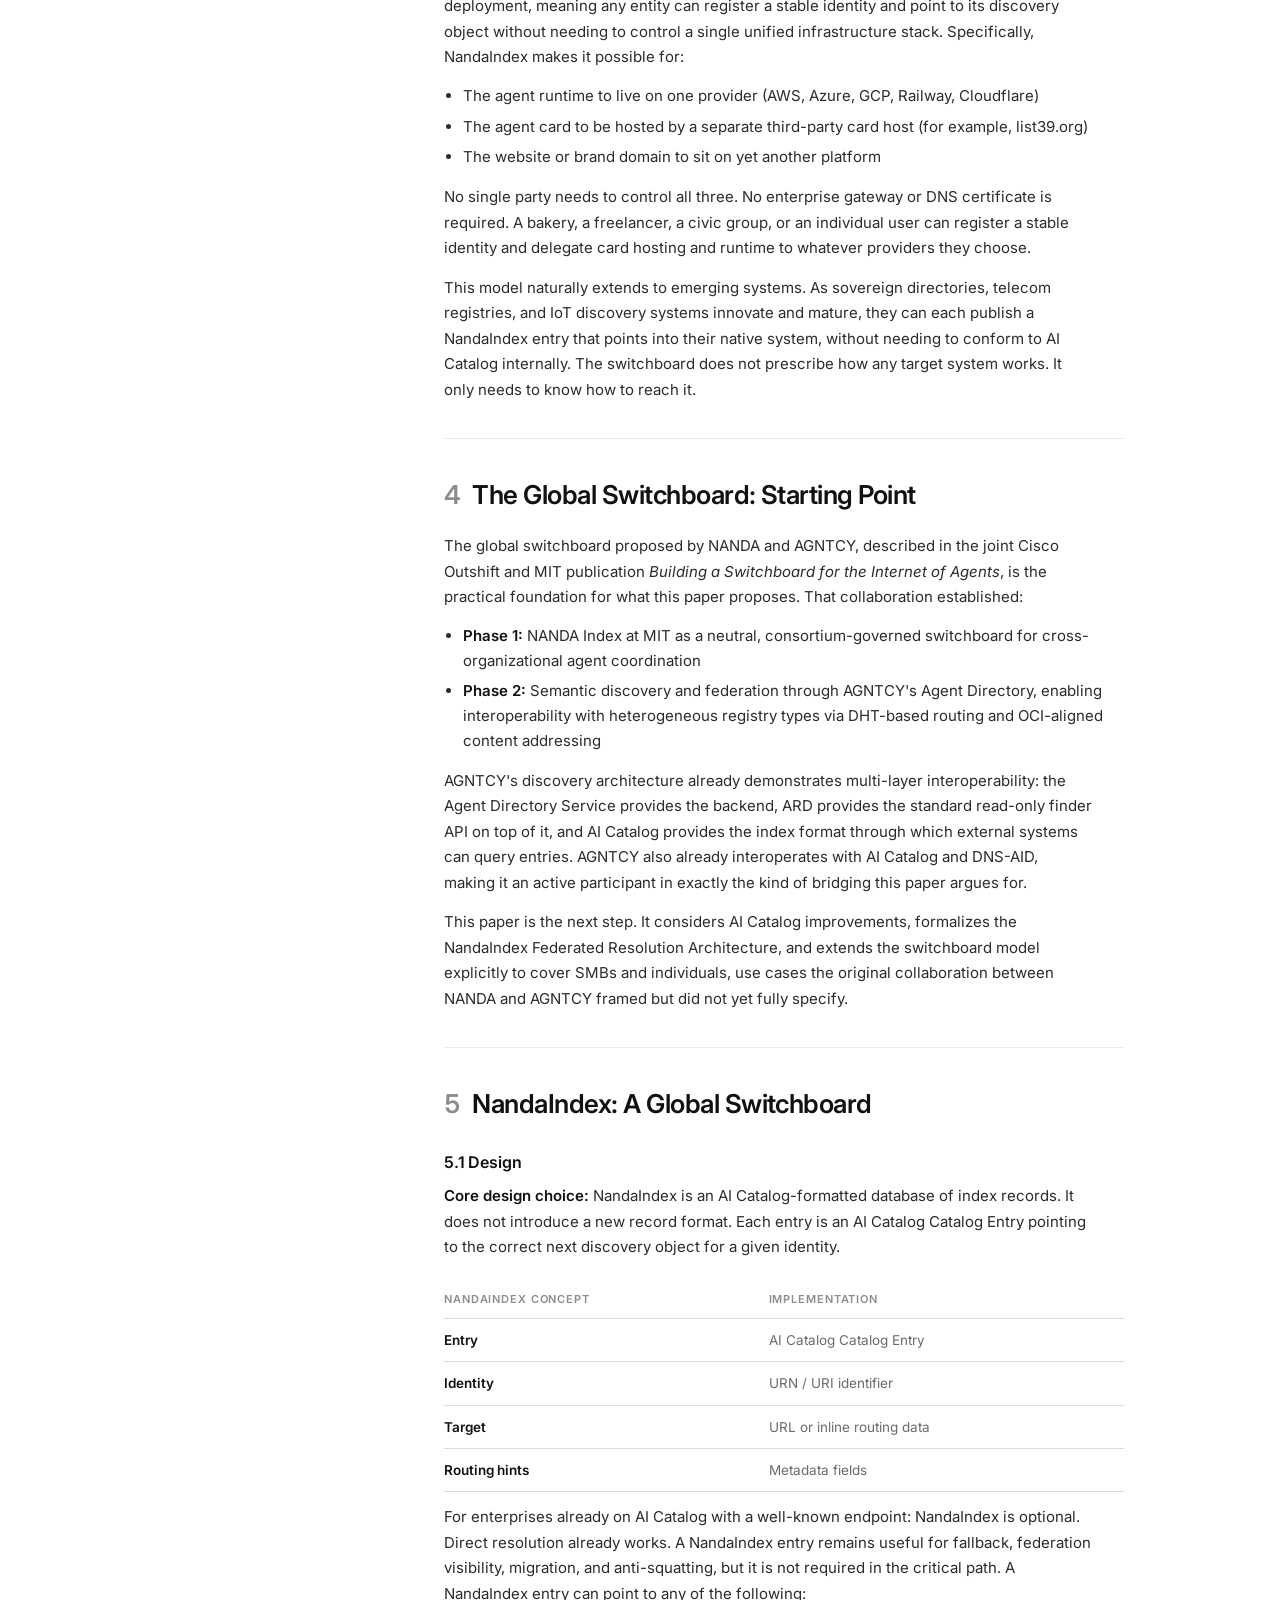
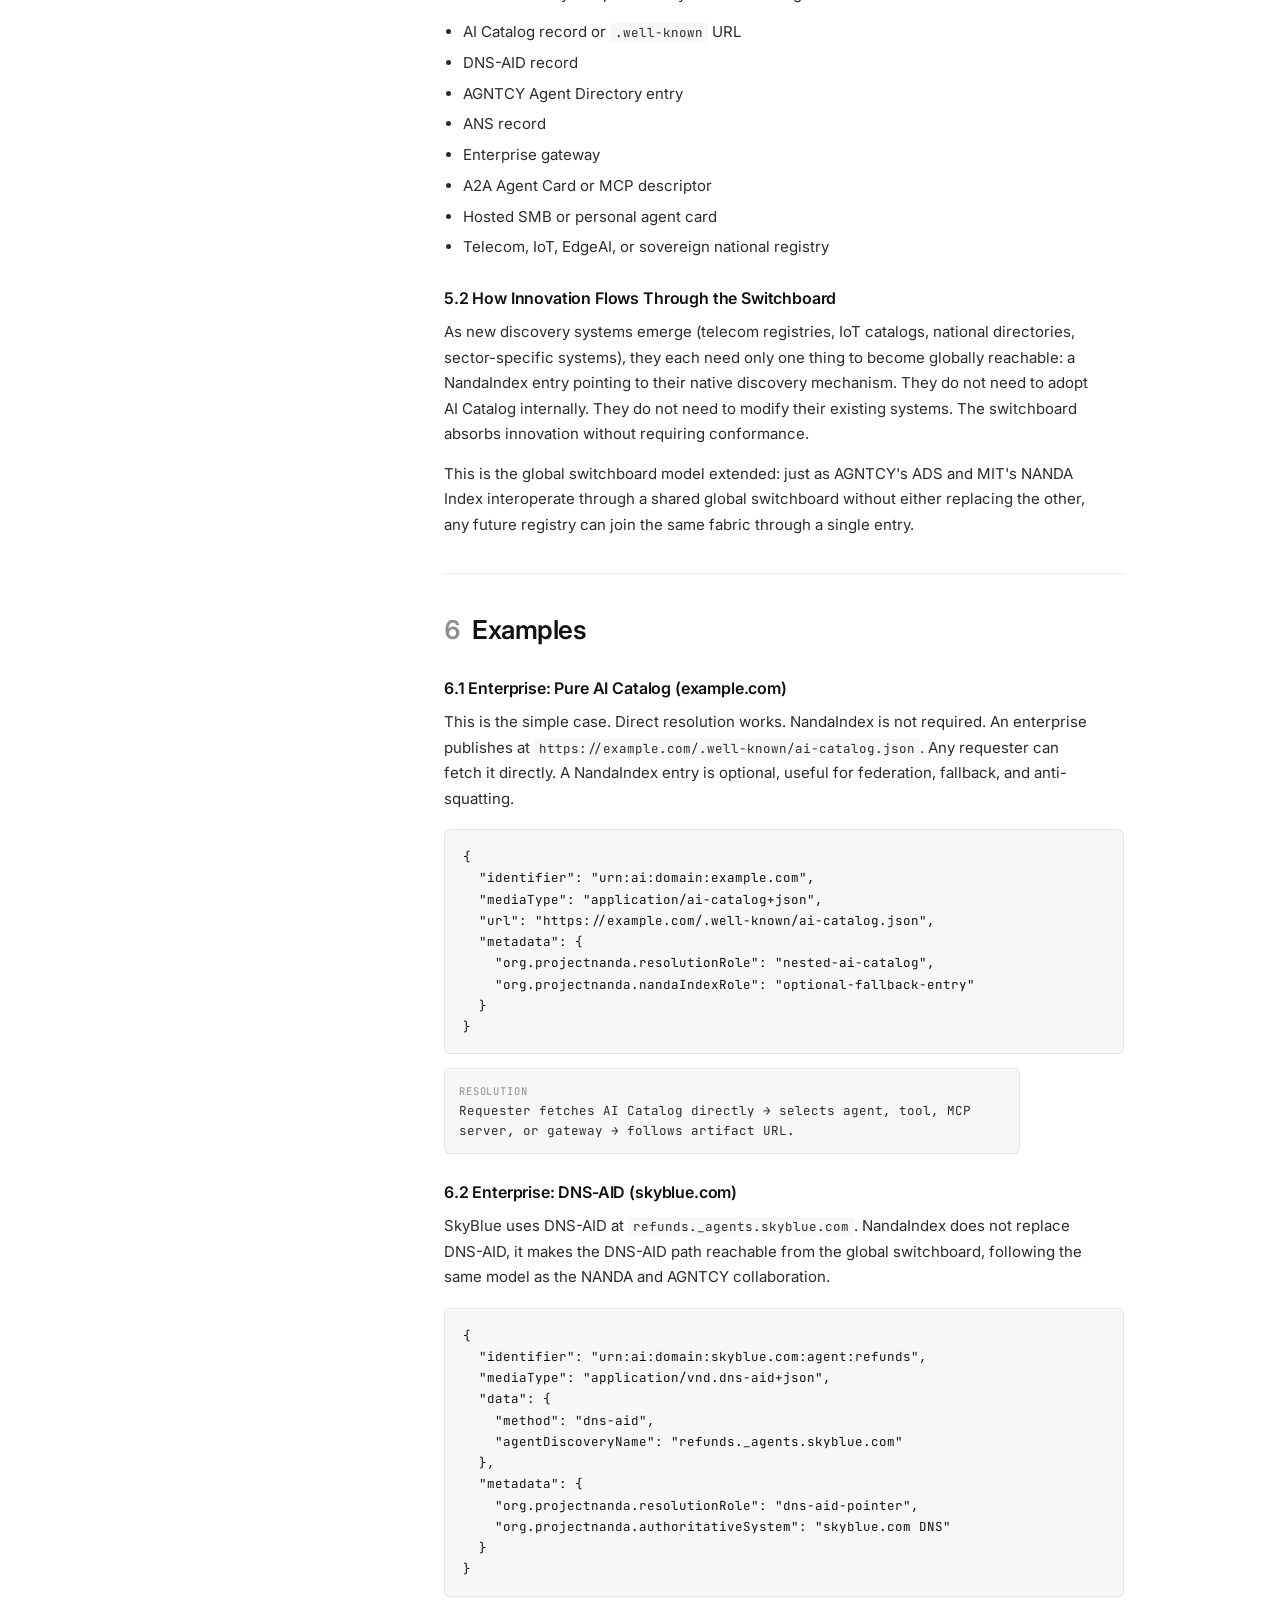
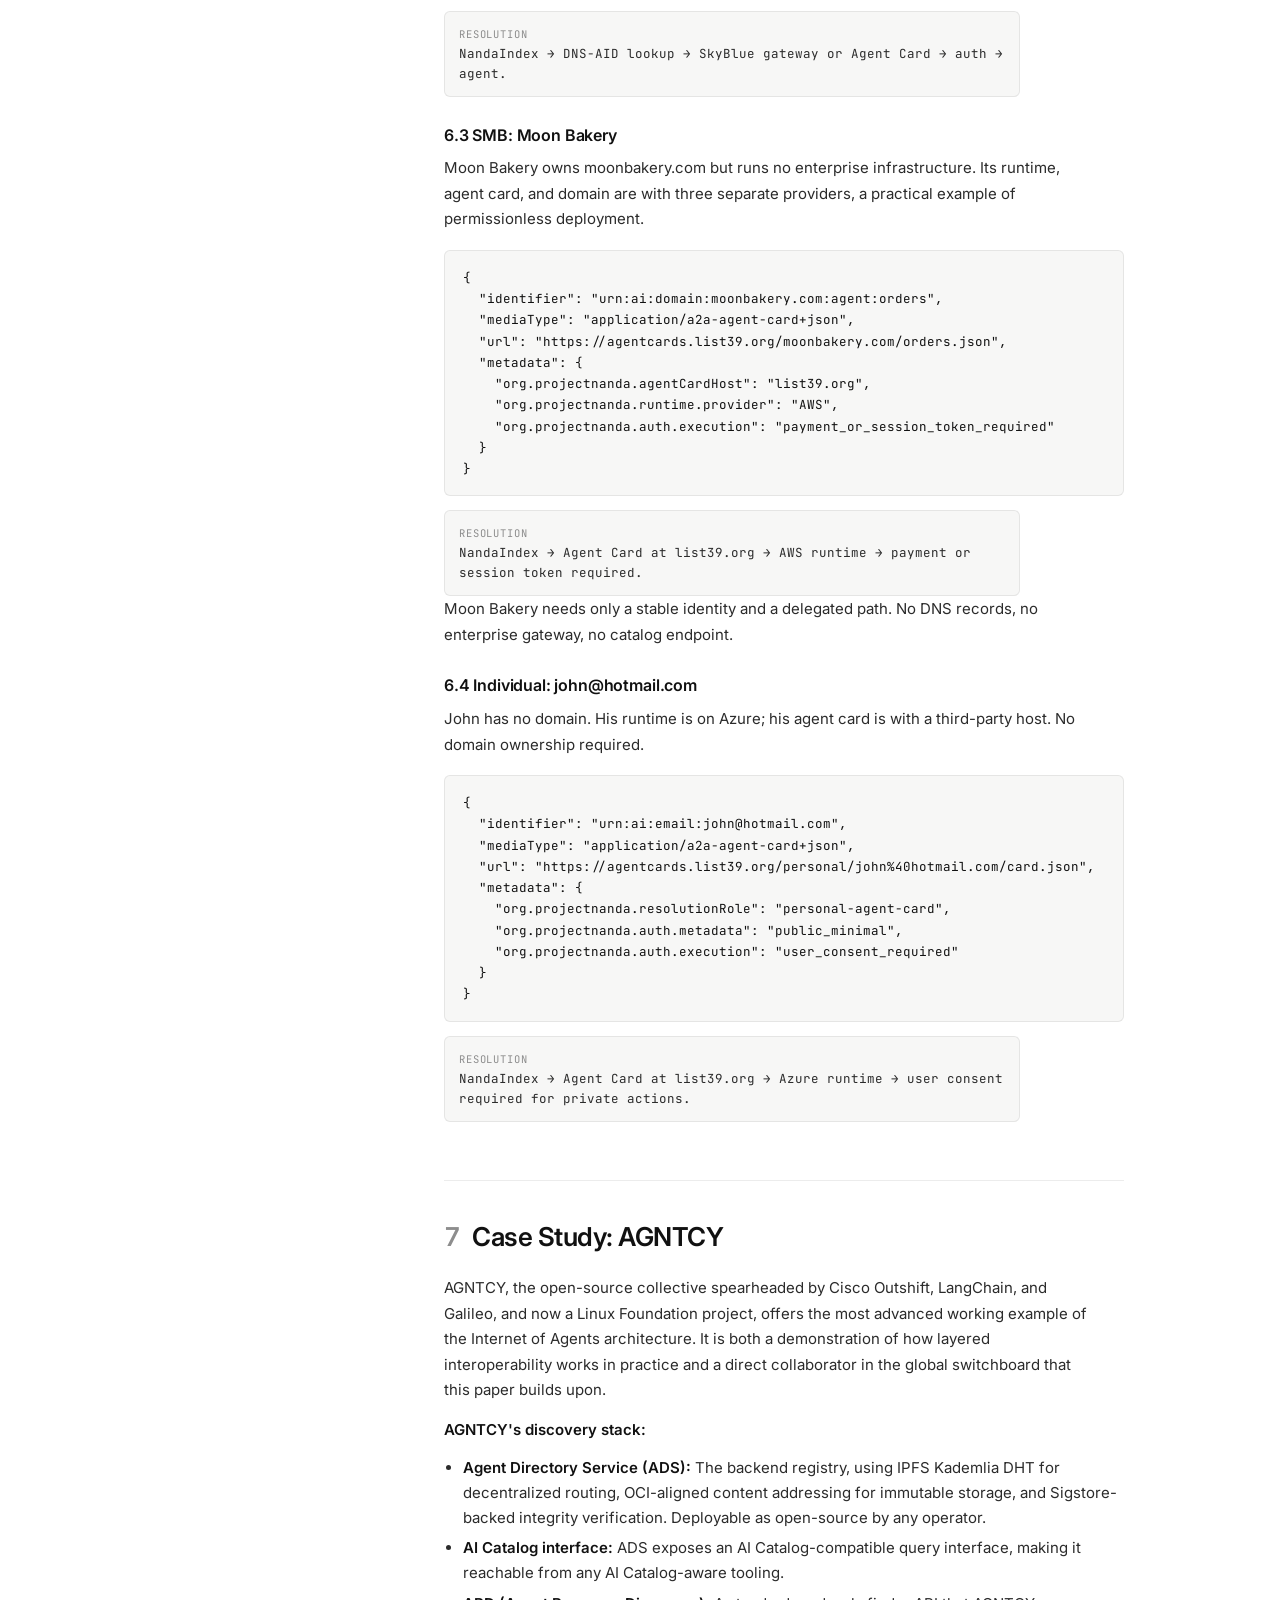
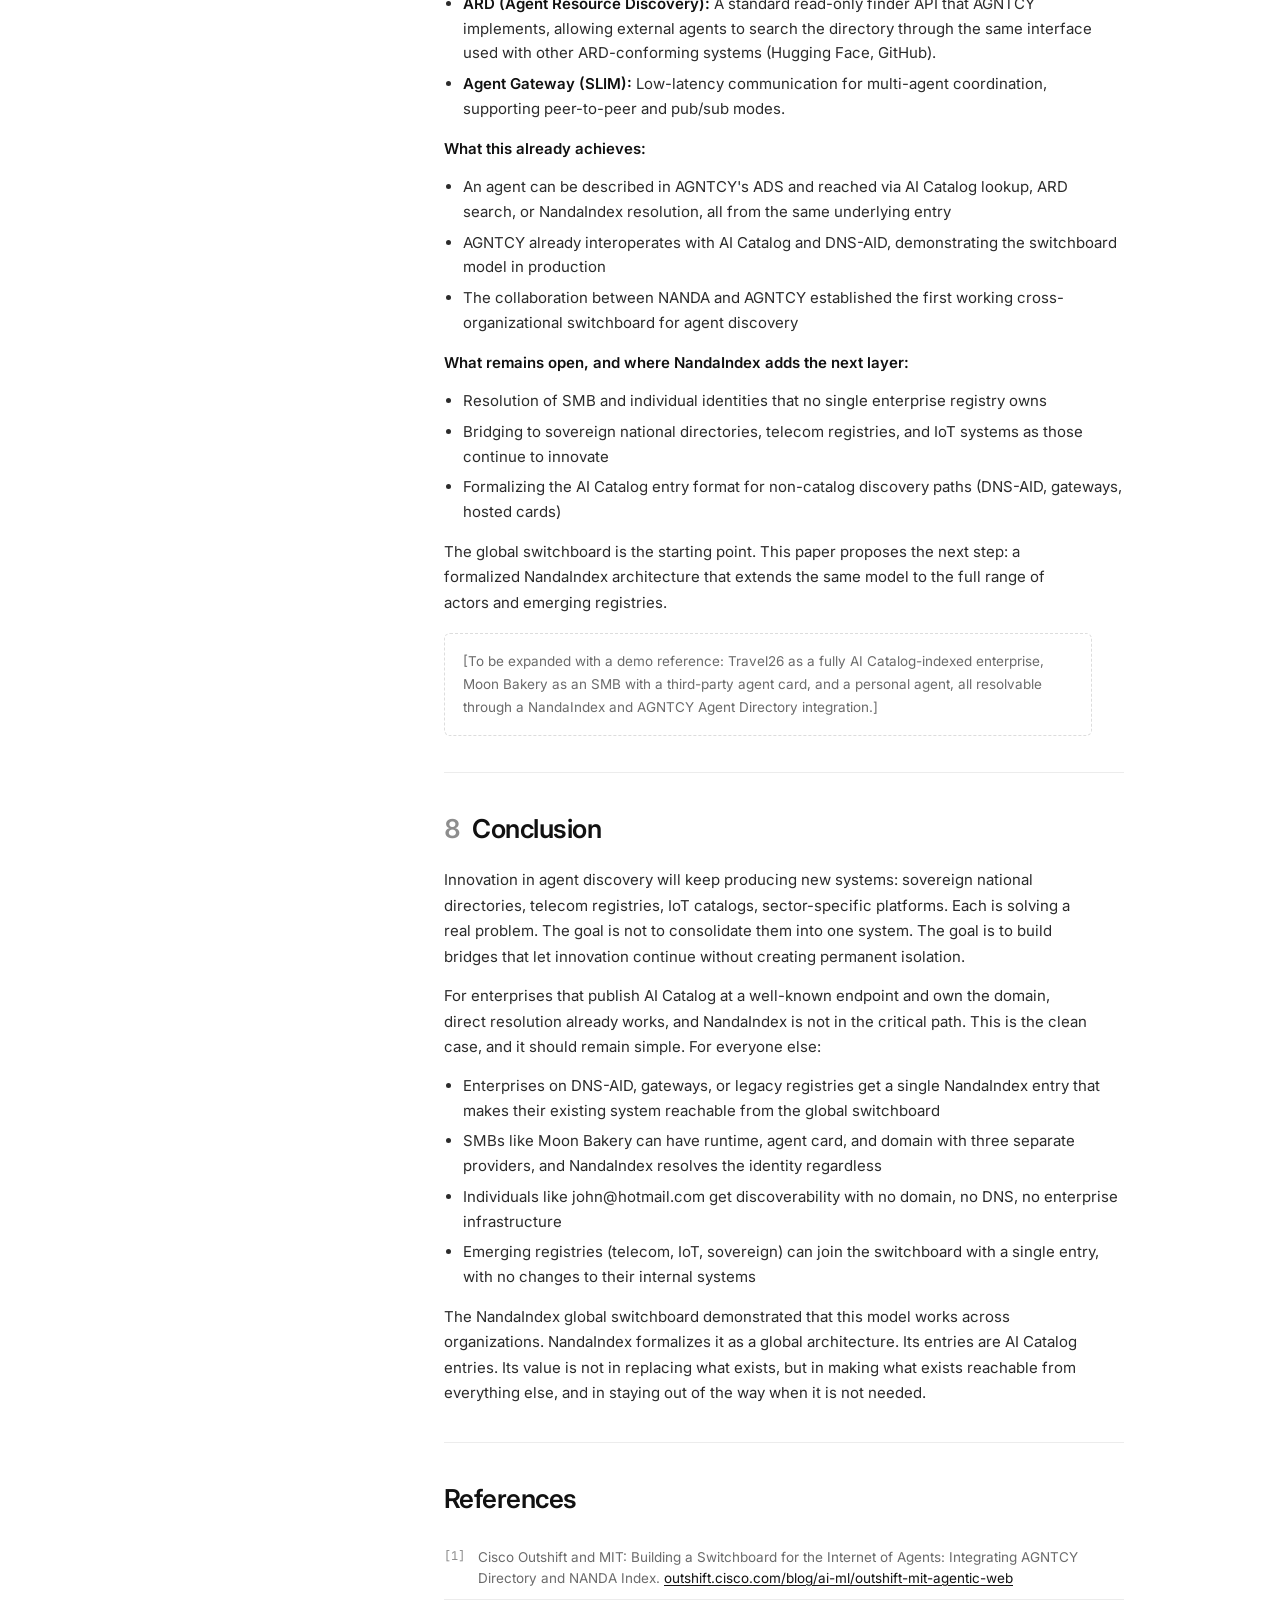
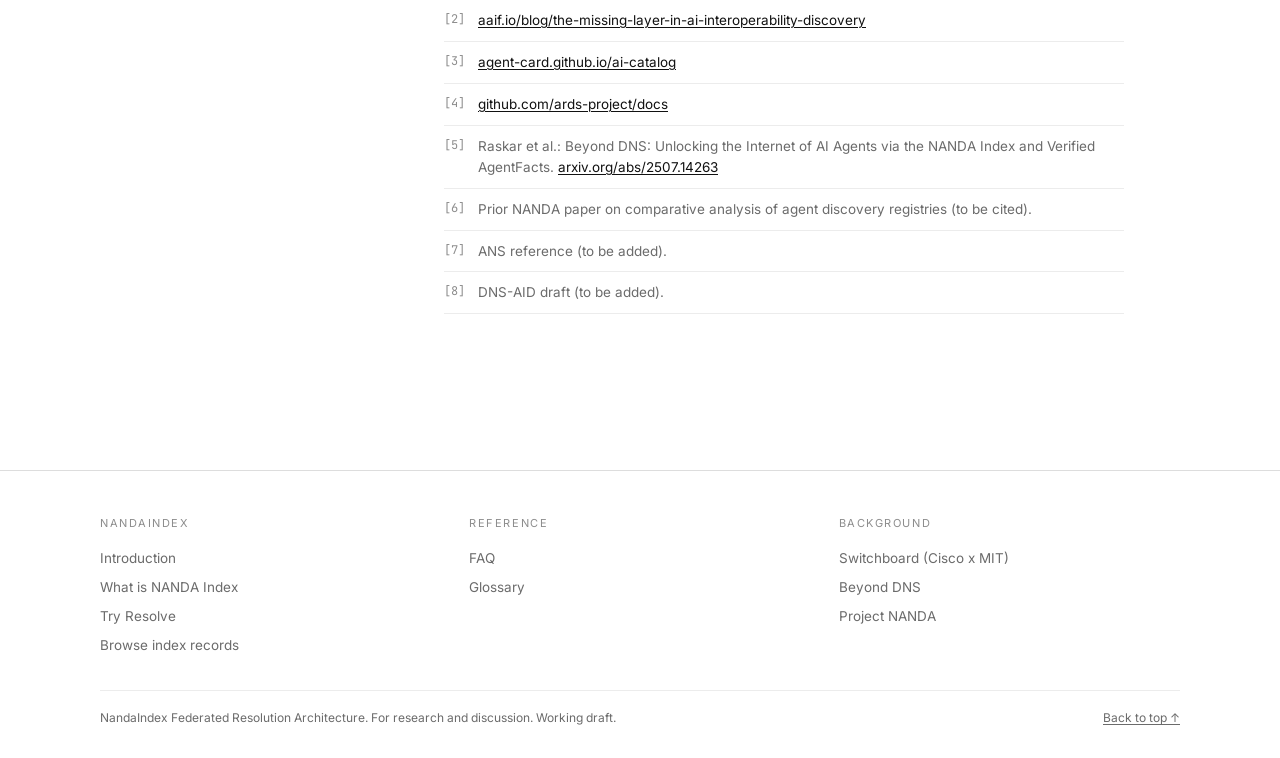
<file: paper.html>
<!doctype html>
<html lang="en">
<head>
  <meta charset="utf-8" />
  <meta name="viewport" content="width=device-width, initial-scale=1" />
  <title>A Global Switchboard for the Agentic Web · NandaIndex</title>
  <meta name="description" content="A Global Switchboard for the Agentic Web: connecting discovery islands across enterprises, SMBs, and individuals through a NandaIndex Federated Resolution Architecture." />
  <link rel="stylesheet" href="styles.css?v=4" />
</head>
<body>

  <!-- ============ TOPBAR ============ -->
  <header class="topbar">
    <div class="brand">
      <a href="index.html" class="brand-link"><strong>Nanda</strong>Index</a>
      <span class="tag">Working draft</span>
    </div>
    <nav class="navlinks">
      <a href="explore.html">Browse</a>
      <a href="faq.html">FAQ</a>
      <a href="glossary.html">Glossary</a>
    </nav>
  </header>

  <div class="doc-wrap">

    <!-- ============ TITLE + ABSTRACT ============ -->
    <header class="doc-hero">
      <p class="eyebrow">NandaIndex Federated Resolution Architecture</p>
      <h1>A Global Switchboard for the Agentic Web</h1>
      <p class="subtitle">Connecting Discovery Islands Across Enterprises, SMBs, and Individuals</p>
      <p class="abstract">
        <span class="al">Abstract.</span> Agent discovery is diverging into multiple useful approaches,
        a natural consequence of innovation across different communities, use cases, and deployment
        environments. AI Catalog is an ideal starting point for public enterprise agent and AI-resource
        discovery. It provides a typed, nestable, machine-readable container for heterogeneous AI
        artifacts: A2A Agent Cards, MCP server descriptors, nested catalogs, tools, skills, datasets,
        gateways, and other AI resources. However, AI Catalog needs to be strengthened by allowing other
        discovery mechanisms to connect through it. These include DNS-AID, ANS, .well-known, A2A cards,
        MCP, gateways, and platform registries. This paper argues for a NandaIndex Federated Resolution
        Architecture: a global switchboard that uses the AI Catalog format itself as the common
        index-record format. NandaIndex strengthens AI Catalog by making it the preferred framework
        through which other discovery systems can be bridged.
      </p>
    </header>

    <div class="doc-layout">

      <!-- ============ SECTION INDEX ============ -->
      <aside class="docnav" aria-label="Contents">
        <p class="docnav-title">Contents</p>
        <ol>
          <li><a href="#sec-1">1 · Introduction</a></li>
          <li><a href="#sec-2">2 · Innovation Leads to Divergence</a></li>
          <li><a href="#sec-3">3 · Permissionless Deployment</a></li>
          <li><a href="#sec-4">4 · The Global Switchboard</a></li>
          <li><a href="#sec-5">5 · NandaIndex</a></li>
          <li><a href="#sec-6">6 · Examples</a></li>
          <li><a href="#sec-7">7 · Case Study: AGNTCY</a></li>
          <li><a href="#sec-8">8 · Conclusion</a></li>
          <li><a href="#refs">References</a></li>
        </ol>
      </aside>

      <!-- ============ DOCUMENT BODY ============ -->
      <article class="doc">

        <section id="sec-1">
          <h2><span class="secno">1</span>Introduction</h2>
          <p>
            The agentic web is emerging rapidly. Enterprises are beginning to expose public AI agents,
            tools, skills, gateways, MCP servers, and catalogs. At the same time, SMBs and individuals
            will soon want discoverable agents without operating enterprise-grade infrastructure.
          </p>
          <p>
            Innovation drives divergence. Different communities solving real problems (enterprises
            managing compliance, developers building open tools, governments standing up sovereign
            registries, telecom operators integrating agents into their networks) will naturally arrive
            at different discovery systems. This is not a coordination failure. It is what healthy
            ecosystems look like.
          </p>
          <p>The answer is not to consolidate into one system. The answer is to build bridges.</p>
          <p>
            AI Catalog is a strong starting point. When an enterprise publishes an AI Catalog at a
            well-known endpoint and controls the domain, direct resolution already works, and NandaIndex
            is not in the critical path. No extra infrastructure is needed. Any requester can fetch the
            catalog directly. This is the simple, clean case and it should be celebrated. But AI Catalog
            does not cover every actor or every discovery system. Innovation will continue to push new
            registries, new formats, and new contexts into the picture:
          </p>
          <ul>
            <li>Sovereign national directories will be required by some governments</li>
            <li>Telecom registries will integrate agents into carrier infrastructure</li>
            <li>IoT and EdgeAI systems will develop their own lightweight discovery mechanisms</li>
            <li>Vertical registries in health, finance, aviation, and education will emerge with sector-specific governance</li>
          </ul>
          <p>
            Meanwhile, SMBs and individuals need paths to discoverability that require no enterprise
            infrastructure at all. NandaIndex is proposed as a global switchboard: an AI Catalog-formatted
            federation layer that bridges these discovery islands by mapping stable identities to the
            correct discovery object, whether that is an AI Catalog, a DNS-AID record, a gateway, a
            platform registry, or a hosted agent card.
          </p>
          <p>
            The global switchboard proposed by NANDA and AGNTCY, developed jointly by Outshift (Cisco)
            and MIT Media Lab, provides the early working implementation of this vision. This paper builds
            on that foundation by incorporating AI Catalog improvements and extending the model to the
            full range of enterprise, SMB, and individual use cases.
          </p>
        </section>

        <section id="sec-2">
          <h2><span class="secno">2</span>Innovation Leads to Divergence, Bridges Make It Work</h2>
          <h3>2.1 Why Divergence Is Healthy</h3>
          <p>
            When AI Catalog emerged from collaboration between the A2A and MCP communities, it showed what
            good interoperability looks like: rather than creating yet another isolated registry, two
            communities built a shared index format that preserves what each community had already built.
            The result is a typed, nestable container that delegates the specification of each artifact
            type to the relevant protocol owner. The interoperability surface is minimal; the delegation
            is maximal.
          </p>
          <p>
            That same principle applies at a larger scale. AGNTCY, the open-source collective building the
            Internet of Agents (spearheaded by Cisco/Outshift, LangChain, and Galileo), takes a similar
            approach: define common specifications (OASF, ACP) while letting each component deliver
            standalone value and integrate through common APIs. The AGNTCY Agent Directory Service (ADS)
            uses DHT-based routing, OCI-aligned content addressing, and Sigstore-backed integrity, a
            purpose-built system optimized for decentralized agent discovery that complements, rather than
            replaces, catalog-based approaches.
          </p>
          <p>Innovation continues to diverge in exactly this way. We should not fight it. We should support it with bridges and switchboards.</p>

          <h3>2.2 Where Each System Fits, and Where Bridges Are Needed</h3>
          <div class="table-scroll">
            <table class="spec-table">
              <thead>
                <tr><th>Discovery mechanism</th><th>Best suited for</th><th>Where a bridge adds value</th></tr>
              </thead>
              <tbody>
                <tr><th>AI Catalog</th><td>Rich enterprise resource indexing; typed, nestable, multi-artifact</td><td>Entities without domain names; cross-system linking</td></tr>
                <tr><th>DNS-AID</th><td>Domain-controlled, fast, cacheable enterprise resolution</td><td>SMBs, individuals, non-DNS systems</td></tr>
                <tr><th>AGNTCY ADS</th><td>Decentralized DHT routing; OCI storage; verifiable integrity</td><td>Linking into catalog-based or index-based lookups</td></tr>
                <tr><th>Gateways</th><td>Access control, privacy, throttling, compliance</td><td>Discovery of agents not behind that gateway</td></tr>
                <tr><th>ANS / DIDs</th><td>Identity and ownership proof</td><td>Resource indexing, routing</td></tr>
                <tr><th>ARD</th><td>Read-only standard finder API across conforming registries</td><td>Content management, signing, cross-registry federation</td></tr>
                <tr><th>Platform Registries</th><td>Onboarding, hosting, billing, developer experience</td><td>Cross-platform and cross-community discovery</td></tr>
                <tr><th>Telecom / IoT / Sovereign</th><td>Sector-specific governance, carrier integration, national compliance</td><td>Bridging into global index</td></tr>
                <tr><th>NandaIndex</th><td>Identity-to-discovery-object resolution for all entity types</td><td>Not applicable; this is the switchboard layer itself</td></tr>
              </tbody>
            </table>
          </div>

          <h3>2.3 One Point Deserves Emphasis</h3>
          <p>
            For enterprises that publish AI Catalog at a well-known endpoint and own the domain, direct
            resolution already works. NandaIndex is not in the critical path. This is by design. NandaIndex
            adds value at the edges: for actors who cannot publish a well-known catalog, for discovery
            systems that are not AI Catalog-compatible, and for bridging across the growing number of
            registries that innovation will continue to produce.
          </p>
          <p class="placeholder">
            [Diagram to be inserted: showing where AI Catalog-native enterprise resolution handles
            end-to-end discovery, versus where NandaIndex is needed as a bridge for DNS-AID paths, SMBs,
            individuals, and emerging sovereign/telecom/IoT registries]
          </p>
        </section>

        <section id="sec-3">
          <h2><span class="secno">3</span>Permissionless Deployment: Runtime, Card, and Domain Can Be Separate</h2>
          <p>
            One of NandaIndex's most important properties is that it supports permissionless deployment,
            meaning any entity can register a stable identity and point to its discovery object without
            needing to control a single unified infrastructure stack. Specifically, NandaIndex makes it
            possible for:
          </p>
          <ul>
            <li>The agent runtime to live on one provider (AWS, Azure, GCP, Railway, Cloudflare)</li>
            <li>The agent card to be hosted by a separate third-party card host (for example, list39.org)</li>
            <li>The website or brand domain to sit on yet another platform</li>
          </ul>
          <p>
            No single party needs to control all three. No enterprise gateway or DNS certificate is
            required. A bakery, a freelancer, a civic group, or an individual user can register a stable
            identity and delegate card hosting and runtime to whatever providers they choose.
          </p>
          <p>
            This model naturally extends to emerging systems. As sovereign directories, telecom
            registries, and IoT discovery systems innovate and mature, they can each publish a NandaIndex
            entry that points into their native system, without needing to conform to AI Catalog
            internally. The switchboard does not prescribe how any target system works. It only needs to
            know how to reach it.
          </p>
        </section>

        <section id="sec-4">
          <h2><span class="secno">4</span>The Global Switchboard: Starting Point</h2>
          <p>
            The global switchboard proposed by NANDA and AGNTCY, described in the joint Cisco Outshift and
            MIT publication <em>Building a Switchboard for the Internet of Agents</em>, is the practical
            foundation for what this paper proposes. That collaboration established:
          </p>
          <ul>
            <li><strong>Phase 1:</strong> NANDA Index at MIT as a neutral, consortium-governed switchboard for cross-organizational agent coordination</li>
            <li><strong>Phase 2:</strong> Semantic discovery and federation through AGNTCY's Agent Directory, enabling interoperability with heterogeneous registry types via DHT-based routing and OCI-aligned content addressing</li>
          </ul>
          <p>
            AGNTCY's discovery architecture already demonstrates multi-layer interoperability: the Agent
            Directory Service provides the backend, ARD provides the standard read-only finder API on top
            of it, and AI Catalog provides the index format through which external systems can query
            entries. AGNTCY also already interoperates with AI Catalog and DNS-AID, making it an active
            participant in exactly the kind of bridging this paper argues for.
          </p>
          <p>
            This paper is the next step. It considers AI Catalog improvements, formalizes the NandaIndex
            Federated Resolution Architecture, and extends the switchboard model explicitly to cover SMBs
            and individuals, use cases the original collaboration between NANDA and AGNTCY framed but did
            not yet fully specify.
          </p>
        </section>

        <section id="sec-5">
          <h2><span class="secno">5</span>NandaIndex: A Global Switchboard</h2>
          <h3>5.1 Design</h3>
          <p>
            <strong>Core design choice:</strong> NandaIndex is an AI Catalog-formatted database of index
            records. It does not introduce a new record format. Each entry is an AI Catalog Catalog Entry
            pointing to the correct next discovery object for a given identity.
          </p>
          <div class="table-scroll">
            <table class="spec-table">
              <thead><tr><th>NandaIndex concept</th><th>Implementation</th></tr></thead>
              <tbody>
                <tr><th>Entry</th><td>AI Catalog Catalog Entry</td></tr>
                <tr><th>Identity</th><td>URN / URI identifier</td></tr>
                <tr><th>Target</th><td>URL or inline routing data</td></tr>
                <tr><th>Routing hints</th><td>Metadata fields</td></tr>
              </tbody>
            </table>
          </div>
          <p>
            For enterprises already on AI Catalog with a well-known endpoint: NandaIndex is optional.
            Direct resolution already works. A NandaIndex entry remains useful for fallback, federation
            visibility, migration, and anti-squatting, but it is not required in the critical path. A
            NandaIndex entry can point to any of the following:
          </p>
          <ul>
            <li>AI Catalog record or <code>.well-known</code> URL</li>
            <li>DNS-AID record</li>
            <li>AGNTCY Agent Directory entry</li>
            <li>ANS record</li>
            <li>Enterprise gateway</li>
            <li>A2A Agent Card or MCP descriptor</li>
            <li>Hosted SMB or personal agent card</li>
            <li>Telecom, IoT, EdgeAI, or sovereign national registry</li>
          </ul>
          <h3>5.2 How Innovation Flows Through the Switchboard</h3>
          <p>
            As new discovery systems emerge (telecom registries, IoT catalogs, national directories,
            sector-specific systems), they each need only one thing to become globally reachable: a
            NandaIndex entry pointing to their native discovery mechanism. They do not need to adopt AI
            Catalog internally. They do not need to modify their existing systems. The switchboard absorbs
            innovation without requiring conformance.
          </p>
          <p>
            This is the global switchboard model extended: just as AGNTCY's ADS and MIT's NANDA Index
            interoperate through a shared global switchboard without either replacing the other, any future
            registry can join the same fabric through a single entry.
          </p>
        </section>

        <section id="sec-6">
          <h2><span class="secno">6</span>Examples</h2>

          <div class="example">
            <h3>6.1 Enterprise: Pure AI Catalog (example.com)</h3>
            <p>
              This is the simple case. Direct resolution works. NandaIndex is not required. An enterprise
              publishes at <code>https://example.com/.well-known/ai-catalog.json</code>. Any requester can
              fetch it directly. A NandaIndex entry is optional, useful for federation, fallback, and
              anti-squatting.
            </p>
            <pre class="codeblock">{
  "identifier": "urn:ai:domain:example.com",
  "mediaType": "application/ai-catalog+json",
  "url": "https://example.com/.well-known/ai-catalog.json",
  "metadata": {
    "org.projectnanda.resolutionRole": "nested-ai-catalog",
    "org.projectnanda.nandaIndexRole": "optional-fallback-entry"
  }
}</pre>
            <p class="resolution"><span class="rl">Resolution</span><br />Requester fetches AI Catalog directly → selects agent, tool, MCP server, or gateway → follows artifact URL.</p>
          </div>

          <div class="example">
            <h3>6.2 Enterprise: DNS-AID (skyblue.com)</h3>
            <p>
              SkyBlue uses DNS-AID at <code>refunds._agents.skyblue.com</code>. NandaIndex does not replace
              DNS-AID, it makes the DNS-AID path reachable from the global switchboard, following the same
              model as the NANDA and AGNTCY collaboration.
            </p>
            <pre class="codeblock">{
  "identifier": "urn:ai:domain:skyblue.com:agent:refunds",
  "mediaType": "application/vnd.dns-aid+json",
  "data": {
    "method": "dns-aid",
    "agentDiscoveryName": "refunds._agents.skyblue.com"
  },
  "metadata": {
    "org.projectnanda.resolutionRole": "dns-aid-pointer",
    "org.projectnanda.authoritativeSystem": "skyblue.com DNS"
  }
}</pre>
            <p class="resolution"><span class="rl">Resolution</span><br />NandaIndex → DNS-AID lookup → SkyBlue gateway or Agent Card → auth → agent.</p>
          </div>

          <div class="example">
            <h3>6.3 SMB: Moon Bakery</h3>
            <p>
              Moon Bakery owns moonbakery.com but runs no enterprise infrastructure. Its runtime, agent
              card, and domain are with three separate providers, a practical example of permissionless
              deployment.
            </p>
            <pre class="codeblock">{
  "identifier": "urn:ai:domain:moonbakery.com:agent:orders",
  "mediaType": "application/a2a-agent-card+json",
  "url": "https://agentcards.list39.org/moonbakery.com/orders.json",
  "metadata": {
    "org.projectnanda.agentCardHost": "list39.org",
    "org.projectnanda.runtime.provider": "AWS",
    "org.projectnanda.auth.execution": "payment_or_session_token_required"
  }
}</pre>
            <p class="resolution"><span class="rl">Resolution</span><br />NandaIndex → Agent Card at list39.org → AWS runtime → payment or session token required.</p>
            <p>Moon Bakery needs only a stable identity and a delegated path. No DNS records, no enterprise gateway, no catalog endpoint.</p>
          </div>

          <div class="example">
            <h3>6.4 Individual: john@hotmail.com</h3>
            <p>
              John has no domain. His runtime is on Azure; his agent card is with a third-party host. No
              domain ownership required.
            </p>
            <pre class="codeblock">{
  "identifier": "urn:ai:email:john@hotmail.com",
  "mediaType": "application/a2a-agent-card+json",
  "url": "https://agentcards.list39.org/personal/john%40hotmail.com/card.json",
  "metadata": {
    "org.projectnanda.resolutionRole": "personal-agent-card",
    "org.projectnanda.auth.metadata": "public_minimal",
    "org.projectnanda.auth.execution": "user_consent_required"
  }
}</pre>
            <p class="resolution"><span class="rl">Resolution</span><br />NandaIndex → Agent Card at list39.org → Azure runtime → user consent required for private actions.</p>
          </div>
        </section>

        <section id="sec-7">
          <h2><span class="secno">7</span>Case Study: AGNTCY</h2>
          <p>
            AGNTCY, the open-source collective spearheaded by Cisco Outshift, LangChain, and Galileo, and
            now a Linux Foundation project, offers the most advanced working example of the Internet of
            Agents architecture. It is both a demonstration of how layered interoperability works in
            practice and a direct collaborator in the global switchboard that this paper builds upon.
          </p>
          <p><strong>AGNTCY's discovery stack:</strong></p>
          <ul>
            <li><strong>Agent Directory Service (ADS):</strong> The backend registry, using IPFS Kademlia DHT for decentralized routing, OCI-aligned content addressing for immutable storage, and Sigstore-backed integrity verification. Deployable as open-source by any operator.</li>
            <li><strong>AI Catalog interface:</strong> ADS exposes an AI Catalog-compatible query interface, making it reachable from any AI Catalog-aware tooling.</li>
            <li><strong>ARD (Agent Resource Discovery):</strong> A standard read-only finder API that AGNTCY implements, allowing external agents to search the directory through the same interface used with other ARD-conforming systems (Hugging Face, GitHub).</li>
            <li><strong>Agent Gateway (SLIM):</strong> Low-latency communication for multi-agent coordination, supporting peer-to-peer and pub/sub modes.</li>
          </ul>
          <p><strong>What this already achieves:</strong></p>
          <ul>
            <li>An agent can be described in AGNTCY's ADS and reached via AI Catalog lookup, ARD search, or NandaIndex resolution, all from the same underlying entry</li>
            <li>AGNTCY already interoperates with AI Catalog and DNS-AID, demonstrating the switchboard model in production</li>
            <li>The collaboration between NANDA and AGNTCY established the first working cross-organizational switchboard for agent discovery</li>
          </ul>
          <p><strong>What remains open, and where NandaIndex adds the next layer:</strong></p>
          <ul>
            <li>Resolution of SMB and individual identities that no single enterprise registry owns</li>
            <li>Bridging to sovereign national directories, telecom registries, and IoT systems as those continue to innovate</li>
            <li>Formalizing the AI Catalog entry format for non-catalog discovery paths (DNS-AID, gateways, hosted cards)</li>
          </ul>
          <p>
            The global switchboard is the starting point. This paper proposes the next step: a formalized
            NandaIndex architecture that extends the same model to the full range of actors and emerging
            registries.
          </p>
          <p class="placeholder">
            [To be expanded with a demo reference: Travel26 as a fully AI Catalog-indexed enterprise, Moon
            Bakery as an SMB with a third-party agent card, and a personal agent, all resolvable through a
            NandaIndex and AGNTCY Agent Directory integration.]
          </p>
        </section>

        <section id="sec-8">
          <h2><span class="secno">8</span>Conclusion</h2>
          <p>
            Innovation in agent discovery will keep producing new systems: sovereign national directories,
            telecom registries, IoT catalogs, sector-specific platforms. Each is solving a real problem.
            The goal is not to consolidate them into one system. The goal is to build bridges that let
            innovation continue without creating permanent isolation.
          </p>
          <p>
            For enterprises that publish AI Catalog at a well-known endpoint and own the domain, direct
            resolution already works, and NandaIndex is not in the critical path. This is the clean case,
            and it should remain simple. For everyone else:
          </p>
          <ul>
            <li>Enterprises on DNS-AID, gateways, or legacy registries get a single NandaIndex entry that makes their existing system reachable from the global switchboard</li>
            <li>SMBs like Moon Bakery can have runtime, agent card, and domain with three separate providers, and NandaIndex resolves the identity regardless</li>
            <li>Individuals like john@hotmail.com get discoverability with no domain, no DNS, no enterprise infrastructure</li>
            <li>Emerging registries (telecom, IoT, sovereign) can join the switchboard with a single entry, with no changes to their internal systems</li>
          </ul>
          <p>
            The NandaIndex global switchboard demonstrated that this model works across organizations.
            NandaIndex formalizes it as a global architecture. Its entries are AI Catalog entries. Its
            value is not in replacing what exists, but in making what exists reachable from everything
            else, and in staying out of the way when it is not needed.
          </p>
        </section>

        <section id="refs">
          <h2>References</h2>
          <ol class="refs">
            <li>Cisco Outshift and MIT: Building a Switchboard for the Internet of Agents: Integrating AGNTCY Directory and NANDA Index. <a href="https://outshift.cisco.com/blog/ai-ml/outshift-mit-agentic-web" target="_blank" rel="noopener">outshift.cisco.com/blog/ai-ml/outshift-mit-agentic-web</a></li>
            <li><a href="https://aaif.io/blog/the-missing-layer-in-ai-interoperability-discovery/" target="_blank" rel="noopener">aaif.io/blog/the-missing-layer-in-ai-interoperability-discovery</a></li>
            <li><a href="https://agent-card.github.io/ai-catalog/" target="_blank" rel="noopener">agent-card.github.io/ai-catalog</a></li>
            <li><a href="https://github.com/ards-project/docs" target="_blank" rel="noopener">github.com/ards-project/docs</a></li>
            <li>Raskar et al.: Beyond DNS: Unlocking the Internet of AI Agents via the NANDA Index and Verified AgentFacts. <a href="https://arxiv.org/abs/2507.14263" target="_blank" rel="noopener">arxiv.org/abs/2507.14263</a></li>
            <li>Prior NANDA paper on comparative analysis of agent discovery registries (to be cited).</li>
            <li>ANS reference (to be added).</li>
            <li>DNS-AID draft (to be added).</li>
          </ol>
        </section>

      </article>
    </div>
  </div>

  <!-- ============ FOOTER ============ -->
  <footer class="site-footer">
    <div class="foot-cols">
      <div class="foot-col">
        <p class="foot-h">NandaIndex</p>
        <a href="index.html#intro">Introduction</a>
        <a href="index.html#what">What is NANDA Index</a>
        <a href="index.html#resolve">Try Resolve</a>
        <a href="explore.html">Browse index records</a>
      </div>
      <div class="foot-col">
        <p class="foot-h">Reference</p>
        <a href="faq.html">FAQ</a>
        <a href="glossary.html">Glossary</a>
      </div>
      <div class="foot-col">
        <p class="foot-h">Background</p>
        <a href="https://outshift.cisco.com/blog/ai-ml/outshift-mit-agentic-web" target="_blank" rel="noopener">Switchboard (Cisco x MIT)</a>
        <a href="https://arxiv.org/abs/2507.14263" target="_blank" rel="noopener">Beyond DNS</a>
        <a href="https://projectnanda.org" target="_blank" rel="noopener">Project NANDA</a>
      </div>
    </div>
    <div class="foot-base">
      <span>NandaIndex Federated Resolution Architecture. For research and discussion. Working draft.</span>
      <a href="#" class="foot-top">Back to top ↑</a>
    </div>
  </footer>

  <script>
    (function () {
      var links = Array.prototype.slice.call(document.querySelectorAll('.docnav a'));
      var map = {};
      links.forEach(function (a) {
        var h = a.getAttribute('href');
        if (h && h.charAt(0) === '#') map[h.slice(1)] = a;
      });
      var secs = Array.prototype.slice.call(document.querySelectorAll('.doc section'));
      if (!('IntersectionObserver' in window) || !secs.length) return;
      var io = new IntersectionObserver(function (entries) {
        entries.forEach(function (e) {
          if (!e.isIntersecting) return;
          links.forEach(function (a) { a.classList.remove('current'); });
          var cur = map[e.target.id];
          if (cur) cur.classList.add('current');
        });
      }, { rootMargin: '-20% 0px -70% 0px' });
      secs.forEach(function (s) { io.observe(s); });
    })();
  </script>
</body>
</html>
</file>
<file: styles.css>
/* NANDA Index, minimal monochrome theme.
   A quiet, specification-style sheet: white ground, ink text, two greys, thin
   rules, no colour. Self-contained (does not load styles.css) and styles every
   class that explore.js emits, so the catalog works decolored, unchanged. */

@import url('https://fonts.googleapis.com/css2?family=JetBrains+Mono:wght@400;500;700&family=Inter:wght@400;500;600;700&display=swap');

:root {
  --bg: #ffffff;
  --ink: #111111;
  --muted: #6b6b6b;
  --faint: #8d8d8d;
  --rule: rgba(17, 17, 17, .14);
  --rule-soft: rgba(17, 17, 17, .08);
  --wash: #f7f7f6;
  --sans: 'Inter', 'Helvetica Neue', Helvetica, Arial, sans-serif;
  --mono: 'JetBrains Mono', ui-monospace, SFMono-Regular, Menlo, monospace;
  --pad-x: clamp(20px, 5vw, 56px);
  --maxw: 1080px;
}

*, *::before, *::after { box-sizing: border-box; }
html, body { margin: 0; padding: 0; }
html { scroll-behavior: smooth; }

body {
  background: var(--bg);
  color: var(--ink);
  font-family: var(--sans);
  -webkit-font-smoothing: antialiased;
  line-height: 1.55;
  min-height: 100vh;
  display: flex;
  flex-direction: column;
}

a { color: inherit; }
code, pre { font-family: var(--mono); }
::selection { background: var(--ink); color: #fff; }

/* ---------- topbar ---------- */
.topbar {
  display: flex;
  align-items: center;
  justify-content: space-between;
  padding: 18px var(--pad-x);
  border-bottom: 1px solid var(--rule);
  background: rgba(255, 255, 255, .9);
  backdrop-filter: blur(6px);
  position: sticky;
  top: 0;
  z-index: 5;
  flex-wrap: wrap;
  gap: 12px;
}
.brand { display: flex; align-items: baseline; gap: 14px; flex-wrap: wrap; }
.brand-link { text-decoration: none; font-size: 17px; letter-spacing: .01em; }
.brand-link strong { font-weight: 700; }
.brand .tag { font-size: 11px; letter-spacing: .14em; text-transform: uppercase; color: var(--faint); }
.navlinks { display: flex; gap: 22px; font-size: 13.5px; align-items: center; flex-wrap: wrap; }
.navlinks a { text-decoration: none; color: var(--muted); }
.navlinks a:hover { color: var(--ink); }
.navlinks a.active { color: var(--ink); }

main { flex: 1; padding: 0 var(--pad-x) 96px; max-width: var(--maxw); margin: 0 auto; width: 100%; }

/* ---------- hero (landing) ---------- */
.hero { padding: 72px 0 40px; max-width: 60ch; }
.eyebrow {
  font-size: 11px;
  letter-spacing: .16em;
  text-transform: uppercase;
  color: var(--faint);
  margin: 0 0 20px;
}
.hero h1 {
  font-size: clamp(32px, 4.6vw, 52px);
  line-height: 1.08;
  letter-spacing: -0.025em;
  margin: 0 0 22px;
  font-weight: 600;
}
.hero .lede { font-size: 17px; color: #333; }
.hero .lede strong { font-weight: 600; }
code.tok { background: var(--wash); padding: 1px 6px; border-radius: 3px; font-size: .88em; border: 1px solid var(--rule-soft); }

.hero-cta { display: flex; flex-wrap: wrap; gap: 18px; margin-top: 30px; align-items: center; }

/* text-first links; one outlined button max */
.btn {
  font: inherit;
  font-size: 14px;
  font-weight: 500;
  text-decoration: none;
  padding: 10px 16px;
  border-radius: 4px;
  border: 1px solid var(--rule);
  background: #fff;
  color: var(--ink);
  cursor: pointer;
  display: inline-flex;
  align-items: center;
  gap: 8px;
  transition: background .15s, border-color .15s;
}
.btn:hover { background: var(--wash); border-color: var(--ink); }
.btn.primary { background: var(--ink); color: #fff; border-color: var(--ink); }
.btn.primary:hover { background: #2a2a2a; }
.btn .arr { font-family: var(--mono); }
.textlink { font-size: 14px; font-weight: 500; text-decoration: underline; text-underline-offset: 3px; text-decoration-thickness: 1px; }
.textlink .arr { font-family: var(--mono); text-decoration: none; display: inline-block; margin-left: 4px; }

/* ---------- generic section ---------- */
.section { padding: 40px 0; border-top: 1px solid var(--rule-soft); scroll-margin-top: 80px; }
.section > .sec-label { font-size: 11px; letter-spacing: .16em; text-transform: uppercase; color: var(--faint); margin: 0 0 16px; }
.section h2 { font-size: clamp(22px, 3vw, 30px); letter-spacing: -.02em; font-weight: 600; margin: 0 0 16px; }
.section .lead { font-size: 16px; color: #333; max-width: 70ch; margin: 0 0 8px; }
.section-head { display: flex; align-items: baseline; justify-content: space-between; gap: 16px; flex-wrap: wrap; margin-bottom: 20px; }
.section-head h2 { margin: 0; }

/* definition rows: "what it is" / layers / "what it is not" */
.defs { border-top: 1px solid var(--rule); margin-top: 8px; }
.def { display: grid; grid-template-columns: 200px 1fr; gap: 24px; padding: 20px 0; border-bottom: 1px solid var(--rule); }
.def .dt { font-size: 13px; font-family: var(--mono); letter-spacing: .02em; color: var(--faint); text-transform: uppercase; }
.def h3 { margin: 0 0 6px; font-size: 16px; font-weight: 600; }
.def p { margin: 0; font-size: 14.5px; color: #333; line-height: 1.6; }
.def p code { font-family: var(--mono); font-size: 12.5px; background: var(--wash); padding: 1px 5px; border-radius: 3px; }
@media (max-width: 640px) { .def { grid-template-columns: 1fr; gap: 6px; } }

/* prior work / link rows */
.linkrows { border-top: 1px solid var(--rule); }
.linkrow {
  display: grid;
  grid-template-columns: 150px 1fr auto;
  gap: 18px;
  align-items: center;
  padding: 16px 0;
  border-bottom: 1px solid var(--rule);
  text-decoration: none;
}
.linkrow:hover { background: var(--wash); }
.linkrow .lr-kind { font-family: var(--mono); font-size: 11px; letter-spacing: .03em; color: var(--faint); text-transform: uppercase; }
.linkrow .lr-main h3 { margin: 0 0 3px; font-size: 15.5px; font-weight: 600; }
.linkrow .lr-main p { margin: 0; font-size: 13.5px; color: var(--muted); }
.linkrow .lr-arrow { font-family: var(--mono); font-size: 15px; color: var(--faint); }
.linkrow:hover .lr-arrow { color: var(--ink); }
@media (max-width: 720px) {
  .linkrow { grid-template-columns: 1fr auto; }
  .linkrow .lr-kind { grid-column: 1 / -1; }
}

/* code block (kept ink-on-wash, no syntax colour) */
.codeblock {
  background: var(--wash);
  color: var(--ink);
  font-family: var(--mono);
  font-size: 12.5px;
  line-height: 1.7;
  padding: 16px 18px;
  border: 1px solid var(--rule-soft);
  border-radius: 6px;
  overflow-x: auto;
  margin: 18px 0 0;
}
.codeblock .c-head { color: var(--faint); margin-bottom: 8px; display: block; }
.codeblock .k, .codeblock .s, .codeblock .n, .codeblock .d, .codeblock .p { color: inherit; }
.codeblock .d, .codeblock .c-head { color: var(--faint); }

/* ---------- browse preview (landing) ---------- */
.browse-sec { padding: 40px 0; border-top: 1px solid var(--rule-soft); }
.browse-head { display: flex; align-items: baseline; justify-content: space-between; gap: 16px; flex-wrap: wrap; margin-bottom: 10px; }
.browse-head h2 { font-size: clamp(22px, 3vw, 30px); letter-spacing: -.02em; margin: 0; font-weight: 600; }
.browse-head .browse-all { font-size: 13.5px; font-weight: 500; text-decoration: underline; text-underline-offset: 3px; white-space: nowrap; }
.browse-sec .browse-intro { font-size: 14.5px; color: var(--muted); max-width: 64ch; margin: 0 0 22px; }
.card-preview { text-decoration: none; color: inherit; }

/* ---------- footer ---------- */
.bottom {
  padding: 30px var(--pad-x);
  border-top: 1px solid var(--rule);
  display: flex;
  justify-content: space-between;
  flex-wrap: wrap;
  gap: 12px;
  font-size: 12px;
  color: var(--muted);
}
.bottom a { color: inherit; text-decoration: underline; text-underline-offset: 2px; }
.bottom .fl { display: flex; gap: 18px; flex-wrap: wrap; }

/* ---------- shared multi-column footer ---------- */
.site-footer { border-top: 1px solid var(--rule); padding: 44px var(--pad-x) 30px; margin-top: 24px; }
.foot-cols { max-width: var(--maxw); margin: 0 auto; display: grid; grid-template-columns: repeat(3, 1fr); gap: 28px; }
.foot-col .foot-h { font-size: 11px; letter-spacing: .14em; text-transform: uppercase; color: var(--faint); margin: 0 0 12px; }
.foot-col a { display: block; text-decoration: none; color: var(--muted); font-size: 13.5px; padding: 4px 0; }
.foot-col a:hover { color: var(--ink); text-decoration: underline; text-underline-offset: 2px; }
.foot-base { max-width: var(--maxw); margin: 30px auto 0; padding-top: 18px; border-top: 1px solid var(--rule-soft); display: flex; justify-content: space-between; gap: 12px; flex-wrap: wrap; font-size: 12px; color: var(--muted); }
.foot-base a { color: inherit; text-decoration: underline; text-underline-offset: 2px; white-space: nowrap; }
@media (max-width: 640px) { .foot-cols { grid-template-columns: 1fr 1fr; } }

/* ---------- FAQ accordion ---------- */
.faq-group { margin: 0 0 30px; }
.faq-group .faq-gh { font-size: 11px; letter-spacing: .14em; text-transform: uppercase; color: var(--faint); margin: 0 0 8px; }
details.faq { border-bottom: 1px solid var(--rule); }
details.faq summary { list-style: none; cursor: pointer; padding: 15px 0; display: flex; justify-content: space-between; gap: 16px; align-items: flex-start; font-size: 15px; font-weight: 600; color: var(--ink); }
details.faq summary::-webkit-details-marker { display: none; }
details.faq summary .q-sign { font-family: var(--mono); color: var(--faint); flex: none; transition: transform .15s; }
details.faq[open] summary .q-sign { transform: rotate(45deg); color: var(--ink); }
details.faq .faq-a { padding: 0 0 18px; max-width: 74ch; }
details.faq .faq-a p { font-size: 14px; line-height: 1.7; color: #2b2b2b; margin: 0 0 10px; }
details.faq .faq-a p:last-child { margin: 0; }
details.faq .faq-a code { font-family: var(--mono); font-size: 12.5px; background: var(--wash); padding: 1px 5px; border-radius: 3px; }

/* ---------- glossary ---------- */
.gloss { border-top: 1px solid var(--rule); }
.gloss-row { display: grid; grid-template-columns: 210px 1fr; gap: 24px; padding: 15px 0; border-bottom: 1px solid var(--rule-soft); }
.gloss-term { font-family: var(--mono); font-size: 13px; color: var(--ink); font-weight: 500; line-height: 1.5; }
.gloss-def { font-size: 14px; color: #2b2b2b; line-height: 1.6; }
.gloss-def code { font-family: var(--mono); font-size: 12px; background: var(--wash); padding: 1px 4px; border-radius: 3px; }
@media (max-width: 640px) { .gloss-row { grid-template-columns: 1fr; gap: 4px; } }

/* ---------- contact ---------- */
.contact-rows { border-top: 1px solid var(--rule); }
.contact-row { display: grid; grid-template-columns: 170px 1fr; gap: 24px; padding: 18px 0; border-bottom: 1px solid var(--rule-soft); }
.contact-row .c-k { font-size: 12px; font-family: var(--mono); color: var(--faint); text-transform: uppercase; letter-spacing: .04em; }
.contact-row .c-v { font-size: 14.5px; color: #2b2b2b; line-height: 1.6; }
.contact-row .c-v a { color: var(--ink); text-decoration: underline; text-underline-offset: 2px; word-break: break-word; }
@media (max-width: 640px) { .contact-row { grid-template-columns: 1fr; gap: 4px; } }

@media (max-width: 600px) { .navlinks { display: none; } }
@media (prefers-reduced-motion: reduce) {
  html { scroll-behavior: auto; }
  * { transition: none !important; }
}

/* ============================================================
   DOCUMENT LAYOUT (index.html), two-column spec, like the
   reference: sticky section index on the left, prose on the right.
   ============================================================ */
.doc-wrap { max-width: var(--maxw); margin: 0 auto; width: 100%; padding: 0 var(--pad-x) 96px; }

.doc-hero { padding: 56px 0 28px; border-bottom: 1px solid var(--rule); }
.doc-hero .eyebrow { margin-bottom: 16px; }
.doc-hero h1 { font-size: clamp(28px, 4vw, 42px); line-height: 1.1; letter-spacing: -0.025em; margin: 0 0 10px; font-weight: 600; }
.doc-hero .subtitle { font-size: 17px; color: var(--muted); margin: 0 0 22px; }
.doc-hero .abstract { font-size: 15px; color: #333; line-height: 1.65; }
.doc-hero .abstract .al { font-weight: 600; color: var(--ink); }

.doc-layout { display: grid; grid-template-columns: 232px 1fr; gap: 56px; align-items: start; padding-top: 8px; }

.docnav { position: sticky; top: 90px; align-self: start; }
.docnav .docnav-title { font-size: 11px; font-weight: 700; letter-spacing: .14em; text-transform: uppercase; color: var(--faint); margin: 26px 0 12px; }
.docnav ol { list-style: none; margin: 0; padding: 0; border-left: 1px solid var(--rule); }
.docnav li { margin: 0; }
.docnav a { display: block; text-decoration: none; color: var(--muted); font-size: 13.5px; line-height: 1.4; padding: 7px 0 7px 16px; margin-left: -1px; border-left: 1px solid transparent; }
.docnav a:hover { color: var(--ink); border-left-color: var(--rule); }
.docnav a.current { color: var(--ink); border-left-color: var(--ink); font-weight: 500; }

.doc { min-width: 0; max-width: 74ch; }
.doc section { padding: 36px 0; border-bottom: 1px solid var(--rule-soft); scroll-margin-top: 84px; }
.doc section:last-child { border-bottom: 0; }
.doc h2 { font-size: clamp(20px, 2.6vw, 26px); letter-spacing: -.02em; font-weight: 600; margin: 0 0 18px; }
.doc h2 .secno { color: var(--faint); font-variant-numeric: tabular-nums; margin-right: 12px; font-weight: 600; }
.doc h3 { font-size: 16px; font-weight: 600; margin: 26px 0 8px; letter-spacing: -.01em; }
.doc p { font-size: 15px; line-height: 1.7; color: #2b2b2b; margin: 0 0 14px; max-width: 72ch; }
.doc p:last-child { margin-bottom: 0; }
.doc strong { font-weight: 600; color: var(--ink); }
.doc a { color: var(--ink); text-decoration: underline; text-underline-offset: 2px; text-decoration-thickness: 1px; word-break: break-word; }
.doc code { font-family: var(--mono); font-size: 12.5px; background: var(--wash); padding: 1px 5px; border-radius: 3px; }
.doc ul { margin: 0 0 14px; padding-left: 1.2em; }
.doc ul li { font-size: 15px; line-height: 1.65; color: #2b2b2b; margin-bottom: 6px; }
.doc .note { border-left: 2px solid var(--ink); padding: 4px 0 4px 16px; margin: 18px 0; color: #2b2b2b; }
.doc .figcap { font-size: 13px; color: var(--faint); font-style: italic; margin: 8px 0 0; }
.doc .placeholder { border: 1px dashed var(--rule); border-radius: 6px; padding: 16px 18px; color: var(--muted); font-size: 13.5px; margin: 18px 0; }

/* resolution hop list (How section) */
.hop-list { list-style: none; margin: 18px 0; padding: 0; border-top: 1px solid var(--rule-soft); }
.hop-list li { display: flex; gap: 14px; align-items: flex-start; padding: 14px 0; border-bottom: 1px solid var(--rule-soft); }
.hop-list .hl-n { flex: none; width: 24px; height: 24px; border-radius: 50%; border: 1.5px solid var(--rule); display: inline-flex; align-items: center; justify-content: center; font-family: var(--mono); font-size: 12px; font-weight: 700; color: var(--ink); }
.hop-list li > div { min-width: 0; }
.hop-list strong { display: block; font-size: 14.5px; font-weight: 600; color: var(--ink); }
.hop-list .hl-api { font-family: var(--mono); font-size: 11.5px; color: var(--muted); display: inline-block; margin: 4px 0; background: var(--wash); border: 1px solid var(--rule-soft); padding: 1px 7px; border-radius: 4px; }
.hop-list p { margin: 2px 0 0; font-size: 13.5px; color: #444; line-height: 1.55; }

/* interactive Try Resolve trace */
.rsv-controls { display: flex; gap: 12px; margin: 18px 0 4px; flex-wrap: wrap; align-items: center; }
.rsv-select { font: inherit; font-size: 13px; border: 1px solid var(--rule); border-radius: 6px; padding: 9px 11px; background: #fff; color: var(--ink); min-width: 300px; max-width: 100%; cursor: pointer; }
.rsv-select:focus-visible { outline: 2px solid var(--ink); outline-offset: 1px; }
.rsv-trace { list-style: none; margin: 22px 0 0; padding: 0; }
.rsv-row { display: flex; gap: 14px; align-items: flex-start; }
.rsv-rail { display: flex; flex-direction: column; align-items: center; align-self: stretch; }
.rsv-n { flex: none; width: 24px; height: 24px; border-radius: 50%; border: 1.5px solid var(--rule); display: inline-flex; align-items: center; justify-content: center; font-family: var(--mono); font-size: 12px; font-weight: 700; color: var(--faint); transition: all .3s; }
.rsv-line { width: 2px; flex: 1; min-height: 20px; margin: 3px 0; background: var(--rule); transition: background .3s; }
.rsv-body { padding-bottom: 16px; min-width: 0; }
.rsv-title { font-size: 14px; font-weight: 600; color: var(--faint); transition: color .3s; }
.rsv-io { font-family: var(--mono); font-size: 11px; color: #aaa; margin-top: 3px; word-break: break-all; transition: color .3s; }
.rsv-row.lit .rsv-n { background: var(--ink); color: #fff; border-color: var(--ink); }
.rsv-row.lit .rsv-title { color: var(--ink); }
.rsv-row.lit .rsv-io { color: var(--muted); }
.rsv-row.lit .rsv-line { background: var(--ink); }

.doc .example { margin: 22px 0; }
.doc .example .ex-head { font-family: var(--mono); font-size: 12px; color: var(--muted); margin: 0 0 6px; }
.doc .resolution { font-family: var(--mono); font-size: 12.5px; color: #2b2b2b; background: var(--wash); border: 1px solid var(--rule-soft); border-radius: 6px; padding: 12px 14px; margin: 14px 0 0; line-height: 1.6; }
.doc .resolution .rl { color: var(--faint); text-transform: uppercase; letter-spacing: .08em; font-size: 10.5px; }

/* spec table */
.spec-table { width: 100%; border-collapse: collapse; margin: 6px 0 8px; font-size: 13.5px; }
.spec-table th, .spec-table td { text-align: left; vertical-align: top; padding: 11px 14px 11px 0; border-bottom: 1px solid var(--rule); line-height: 1.5; }
.spec-table thead th { font-size: 11px; letter-spacing: .08em; text-transform: uppercase; color: var(--faint); font-weight: 600; border-bottom: 1px solid var(--rule); }
.spec-table tbody th { font-weight: 600; color: var(--ink); white-space: nowrap; padding-right: 22px; }
.spec-table td { color: var(--muted); }
.doc .table-scroll { overflow-x: auto; margin: 12px 0 4px; }

.doc .refs { list-style: none; margin: 0; padding: 0; counter-reset: ref; }
.doc .refs li { counter-increment: ref; position: relative; padding: 10px 0 10px 34px; border-bottom: 1px solid var(--rule-soft); font-size: 13.5px; color: var(--muted); line-height: 1.55; }
.doc .refs li::before { content: "[" counter(ref) "]"; position: absolute; left: 0; top: 10px; font-family: var(--mono); font-size: 12px; color: var(--faint); }
.doc .refs a { color: var(--ink); }

@media (max-width: 820px) {
  .doc-layout { grid-template-columns: 1fr; gap: 0; }
  .docnav { display: none; }
  .doc { max-width: none; }
}

/* ============================================================
   EXPLORE CATALOG (explore.html), monochrome
   ============================================================ */
main.explore { max-width: var(--maxw); margin: 0 auto; width: 100%; padding: 0 var(--pad-x) 96px; }
.explore-head { padding: 56px 0 26px; }
.explore-head .eyebrow { margin-bottom: 12px; }
.explore-head h1 { font-size: clamp(28px, 4vw, 40px); letter-spacing: -.02em; margin: 0 0 12px; font-weight: 600; }
.explore-head .lede { font-size: 15.5px; color: var(--muted); max-width: 62ch; line-height: 1.6; }

.explore-bar { display: flex; align-items: center; justify-content: space-between; gap: 16px; flex-wrap: wrap; margin-bottom: 26px; }
.explore-search { position: relative; display: flex; align-items: center; gap: 9px; flex: 1; min-width: 240px; max-width: 460px; border: 1px solid var(--rule); border-radius: 6px; padding: 9px 13px; background: #fff; }
.explore-search:focus-within { border-color: var(--ink); }
.explore-search svg { width: 16px; height: 16px; color: var(--faint); flex: none; }
.explore-search input { border: 0; outline: 0; width: 100%; font: inherit; font-size: 14px; color: var(--ink); background: transparent; }
.explore-sort { display: flex; align-items: center; gap: 8px; font-size: 13px; color: var(--muted); }
.explore-sort select { font: inherit; font-size: 13px; color: var(--ink); border: 1px solid var(--rule); border-radius: 6px; padding: 8px 10px; background: #fff; cursor: pointer; }
.explore-sort select:focus-visible { outline: 2px solid var(--ink); outline-offset: 1px; }

/* layout: left filter rail + results */
.explore-body { display: flex; align-items: flex-start; gap: 32px; }
.cat-menu { flex: none; width: 216px; position: sticky; top: 90px; display: flex; flex-direction: column; gap: 1px; }
.cat-title { font-size: 11px; font-weight: 700; letter-spacing: .12em; text-transform: uppercase; color: var(--faint); margin: 0 0 12px 2px; }
.cat-check { display: flex; align-items: flex-start; gap: 9px; padding: 8px 6px; cursor: pointer; border-radius: 5px; }
.cat-check:hover { background: var(--wash); }
.cat-check input { width: 15px; height: 15px; accent-color: var(--ink); cursor: pointer; margin: 2px 0 0; flex: none; }
.cc-main { display: flex; flex-direction: column; gap: 1px; min-width: 0; flex: 1; }
.cc-label { font-size: 13.5px; color: var(--ink); line-height: 1.3; }
.cc-sub { font-family: var(--mono); font-size: 10px; color: var(--faint); white-space: nowrap; overflow: hidden; text-overflow: ellipsis; }
.cc-count { font-family: var(--mono); font-size: 11px; color: var(--faint); flex: none; margin-top: 1px; }
.cat-clear { margin: 14px 0 0 6px; font: inherit; font-size: 12.5px; font-weight: 500; color: var(--ink); background: none; border: 0; cursor: pointer; padding: 0; text-decoration: underline; text-underline-offset: 3px; }
.cat-results { flex: 1; min-width: 0; }

/* ---------- card grid (outline cards, decolored v0.1) ---------- */
.card-grid { display: grid; grid-template-columns: repeat(3, 1fr); gap: 16px; }
.card {
  background: #fff;
  border: 1px solid var(--rule);
  border-radius: 10px;
  padding: 18px;
  display: flex;
  flex-direction: column;
  gap: 11px;
  transition: border-color .15s ease, background .15s ease;
  cursor: pointer;
  text-align: left;
}
.card:hover { border-color: var(--ink); }
.card:focus-visible { outline: 2px solid var(--ink); outline-offset: 2px; }
.card-head { display: flex; align-items: flex-start; justify-content: space-between; gap: 10px; }
.card .title-line { display: flex; align-items: center; gap: 6px; min-width: 0; }
.card .title-line h3 { font-size: 15.5px; font-weight: 600; margin: 0; white-space: nowrap; overflow: hidden; text-overflow: ellipsis; }
.verified-mark { flex: none; width: 15px; height: 15px; color: var(--muted); }
.card .identifier { font-family: var(--mono); font-size: 11.5px; color: var(--muted); white-space: nowrap; overflow: hidden; text-overflow: ellipsis; margin-top: -2px; }
.card .desc { font-size: 13.5px; line-height: 1.55; color: #333; margin: 0; display: -webkit-box; -webkit-line-clamp: 2; -webkit-box-orient: vertical; overflow: hidden; }

/* chips, meta, all greyscale */
.chips { display: flex; flex-wrap: wrap; gap: 6px; }
.chip { font-size: 11px; font-weight: 500; padding: 2px 8px; border-radius: 4px; background: var(--wash); color: var(--muted); border: 1px solid var(--rule-soft); }
.meta { display: flex; align-items: center; gap: 8px; flex-wrap: wrap; font-size: 11.5px; color: var(--muted); }
.meta .dot { color: var(--rule); }
.vbadge { display: inline-flex; align-items: center; gap: 4px; font-weight: 500; font-size: 11px; color: var(--muted); }
.vbadge.ok { color: var(--ink); }
.vbadge.pending { color: var(--faint); }
.proto { font-family: var(--mono); font-size: 10px; font-weight: 600; text-transform: uppercase; letter-spacing: .04em; color: var(--ink); border: 1px solid var(--rule); padding: 1px 6px; border-radius: 4px; }
.divider { height: 1px; background: var(--rule-soft); margin: 2px 0; }
.actions { display: flex; align-items: center; justify-content: space-between; gap: 8px; }
.actions .view { display: inline-flex; align-items: center; gap: 5px; font-size: 12.5px; font-weight: 500; color: var(--ink); text-decoration: underline; text-underline-offset: 3px; background: none; border: 0; cursor: pointer; padding: 0; }
.iconbtn-row { display: flex; gap: 4px; }
.iconbtn { display: inline-flex; align-items: center; justify-content: center; width: 30px; height: 30px; border: 1px solid var(--rule-soft); border-radius: 6px; background: #fff; color: var(--muted); cursor: pointer; transition: .15s; }
.iconbtn:hover { border-color: var(--ink); color: var(--ink); }
.iconbtn.copied { border-color: var(--ink); color: var(--ink); }
.iconbtn svg { width: 15px; height: 15px; }

/* category tag (outlined, was a coloured pill) */
.cat-pill { flex: none; font-size: 10.5px; font-weight: 600; letter-spacing: .03em; text-transform: uppercase; padding: 2px 8px; border-radius: 999px; white-space: nowrap; border: 1px solid var(--rule); color: var(--muted); background: #fff; }
.cat-pill[data-cat] { background: #fff; color: var(--muted); }

/* pagination */
.pager { display: flex; align-items: center; justify-content: center; gap: 6px; margin-top: 32px; }
.pager button { min-width: 34px; height: 34px; padding: 0 10px; font: inherit; font-size: 13px; border: 1px solid var(--rule); border-radius: 6px; background: #fff; color: var(--ink); cursor: pointer; transition: .15s; }
.pager button:hover:not(:disabled) { border-color: var(--ink); }
.pager button[disabled] { opacity: .4; cursor: not-allowed; }
.pager button.on { background: var(--ink); border-color: var(--ink); color: #fff; }
.pager .ell { color: var(--faint); padding: 0 2px; }
.cat-empty { color: var(--muted); font-size: 14px; padding: 48px 0; text-align: center; }

@media (max-width: 980px) { .card-grid { grid-template-columns: repeat(2, 1fr); } }
@media (max-width: 680px) {
  .explore-body { flex-direction: column; }
  .cat-menu { position: static; width: 100%; }
  .cat-title { width: 100%; margin: 0 0 6px; }
  .cat-clear { margin: 12px 0 0 6px; }
  .card-grid { grid-template-columns: 1fr; }
}

/* ============================================================
   Slide-out detail panel + vertical resolution trace, monochrome
   ============================================================ */
@keyframes panelIn { from { transform: translateX(100%); } to { transform: translateX(0); } }
@keyframes scrimIn { from { opacity: 0; } to { opacity: 1; } }

.panel-scrim { position: fixed; inset: 0; z-index: 60; background: rgba(17, 17, 17, .38); animation: scrimIn .2s ease; }
.slide-panel { position: fixed; top: 0; right: 0; bottom: 0; z-index: 61; width: min(520px, 96vw); background: #fff; box-shadow: -24px 0 60px rgba(0, 0, 0, .14); border-left: 1px solid var(--rule); overflow-y: auto; animation: panelIn .3s cubic-bezier(.2, .8, .2, 1); }

.sp-head { position: sticky; top: 0; z-index: 2; display: flex; align-items: flex-start; justify-content: space-between; gap: 14px; padding: 18px 24px; border-bottom: 1px solid var(--rule-soft); background: rgba(255, 255, 255, .94); backdrop-filter: blur(6px); }
.sp-head .sp-kicker { font-family: var(--mono); font-size: 11px; letter-spacing: .12em; text-transform: uppercase; color: var(--faint); }
.sp-title { display: flex; align-items: center; gap: 8px; flex-wrap: wrap; margin-top: 4px; }
.sp-title h2 { font-size: 19px; font-weight: 600; letter-spacing: -.01em; margin: 0; }
.sp-idn { font-family: var(--mono); font-size: 12px; color: var(--muted); margin-top: 6px; word-break: break-all; }
.sp-close { flex: none; width: 34px; height: 34px; border: 1px solid var(--rule-soft); border-radius: 6px; background: #fff; color: var(--muted); cursor: pointer; display: flex; align-items: center; justify-content: center; }
.sp-close:hover { border-color: var(--ink); color: var(--ink); }
.sp-close svg { width: 16px; height: 16px; }

.sp-body { padding: 22px 24px; display: flex; flex-direction: column; gap: 24px; }
.sp-domain { font-size: 13px; color: var(--muted); margin: 0 0 10px; }
.sp-desc { margin: 0; font-size: 14px; line-height: 1.6; color: var(--ink); }
.sp-label { font-size: 11px; font-weight: 700; letter-spacing: .12em; text-transform: uppercase; color: var(--faint); margin: 0 0 10px; }
.sp-vrow { display: flex; align-items: center; gap: 14px; flex-wrap: wrap; }
.sp-agents { display: flex; flex-direction: column; gap: 7px; }
.sp-agent { display: flex; align-items: center; justify-content: space-between; gap: 10px; padding: 10px 14px; background: #fff; border: 1px solid var(--rule); border-radius: 6px; }
.sp-agent .an { font-family: var(--mono); font-size: 13px; }
.sp-agent .al { font-family: var(--mono); font-size: 11px; color: var(--faint); white-space: nowrap; }
.sp-caps { display: flex; flex-wrap: wrap; gap: 7px; }
.sp-cap { font-family: var(--mono); font-size: 11.5px; color: var(--muted); background: #fff; border: 1px solid var(--rule); padding: 5px 10px; border-radius: 999px; }
dl.sp-meta { margin: 0; display: grid; grid-template-columns: auto 1fr; gap: 9px 16px; font-size: 13px; }
dl.sp-meta dt { color: var(--muted); font-weight: 600; }
dl.sp-meta dd { margin: 0; word-break: break-word; }
dl.sp-meta .mono { font-family: var(--mono); font-size: 12px; }
dl.sp-meta a { color: var(--ink); text-decoration: underline; }

.sp-exports { display: flex; gap: 8px; flex-wrap: wrap; }
.ebtn { display: inline-flex; align-items: center; gap: 7px; font: inherit; font-size: 13px; font-weight: 500; padding: 8px 14px; border-radius: 6px; border: 1px solid var(--rule); background: #fff; color: var(--ink); cursor: pointer; transition: .15s; }
.ebtn:hover { border-color: var(--ink); }
.ebtn.primary { background: var(--ink); color: #fff; border-color: var(--ink); }
.ebtn.primary:hover { background: #2a2a2a; }
.ebtn svg { width: 15px; height: 15px; }
.sp-cta { display: block; text-align: center; }

.sp-json .codeblock { font-family: var(--mono); font-size: 11.5px; line-height: 1.55; color: var(--ink); background: var(--wash); border: 1px solid var(--rule-soft); border-radius: 6px; padding: 14px; overflow-x: auto; white-space: pre; margin: 0; }
.sp-json-head { display: flex; align-items: center; justify-content: space-between; margin-bottom: 8px; }
.sp-copy { font: inherit; font-size: 11.5px; font-weight: 500; color: var(--ink); background: none; border: 0; cursor: pointer; padding: 0; text-decoration: underline; }

/* vertical resolution-path trace: lit = ink, done = filled ink check */
.sp-trace-head { display: flex; align-items: center; justify-content: space-between; margin-bottom: 14px; }
.sp-trace-head .btn { padding: 6px 12px; font-size: 12px; }
.pt-row { display: flex; gap: 13px; align-items: flex-start; }
.pt-rail { display: flex; flex-direction: column; align-items: center; align-self: stretch; }
.pt-n { flex: none; width: 24px; height: 24px; border-radius: 50%; display: flex; align-items: center; justify-content: center; font-family: var(--mono); font-size: 11.5px; font-weight: 700; background: #fff; border: 1.5px solid var(--rule); color: var(--faint); transition: all .35s; }
.pt-line { width: 2px; flex: 1; min-height: 26px; margin: 3px 0; border-radius: 2px; background: var(--rule); transition: background .35s; }
.pt-body { padding-bottom: 16px; min-width: 0; }
.pt-title { font-size: 13.5px; font-weight: 600; letter-spacing: -.01em; color: var(--faint); transition: color .35s; }
.pt-q { font-family: var(--mono); font-size: 10.5px; margin-top: 2px; word-break: break-all; color: #aaa; }
.pt-api { font-family: var(--mono); font-size: 10px; margin-top: 5px; padding: 4px 7px; border-radius: 3px; display: inline-block; background: var(--wash); color: #aaa; transition: all .35s; }
.pt-row.lit .pt-n { background: var(--ink); color: #fff; border-color: var(--ink); }
.pt-row.lit .pt-title { color: var(--ink); }
.pt-row.lit .pt-q { color: var(--muted); }
.pt-row.lit .pt-api { background: var(--wash); color: var(--ink); border: 1px solid var(--rule-soft); }
.pt-row.done .pt-n { background: var(--ink); color: #fff; border-color: var(--ink); }
.pt-row.done .pt-line { background: var(--ink); }

@media (prefers-reduced-motion: reduce) {
  .slide-panel, .panel-scrim { animation: none; }
  .card { transition: none; }
}
</file>
